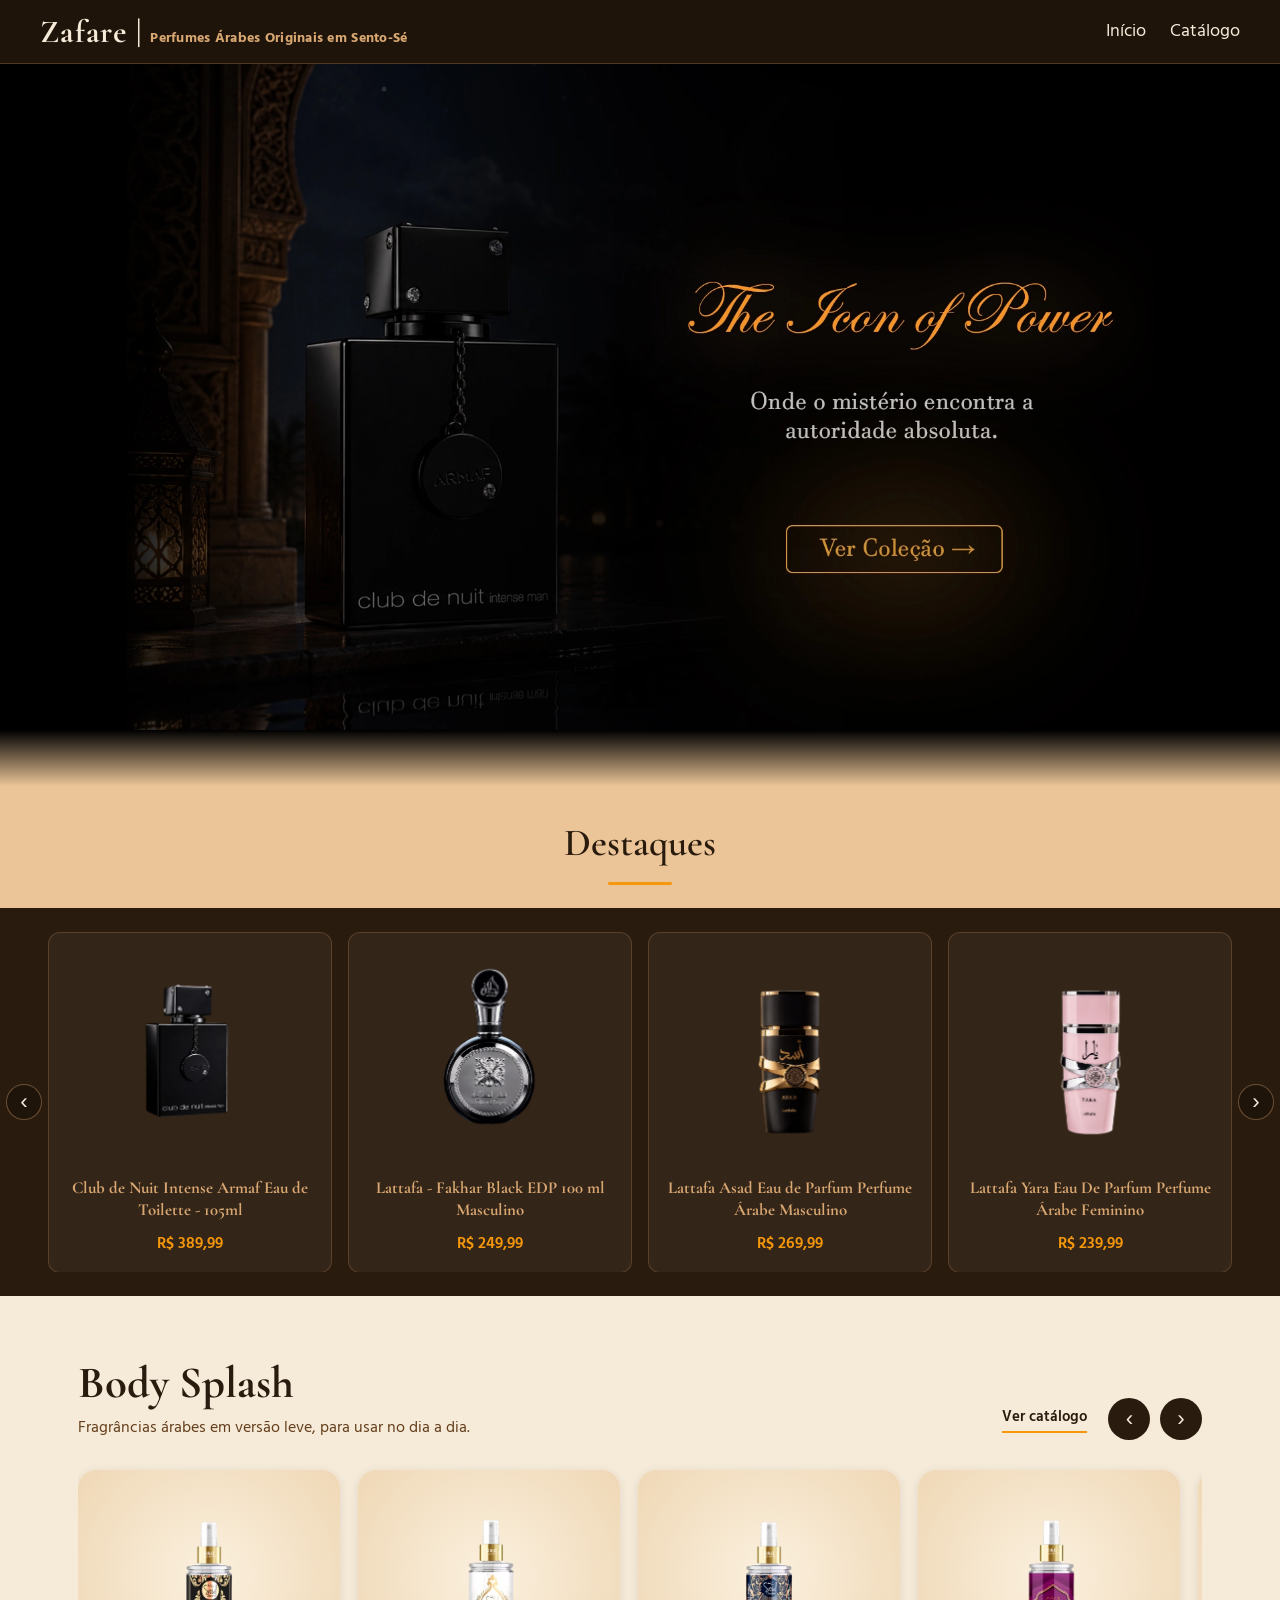
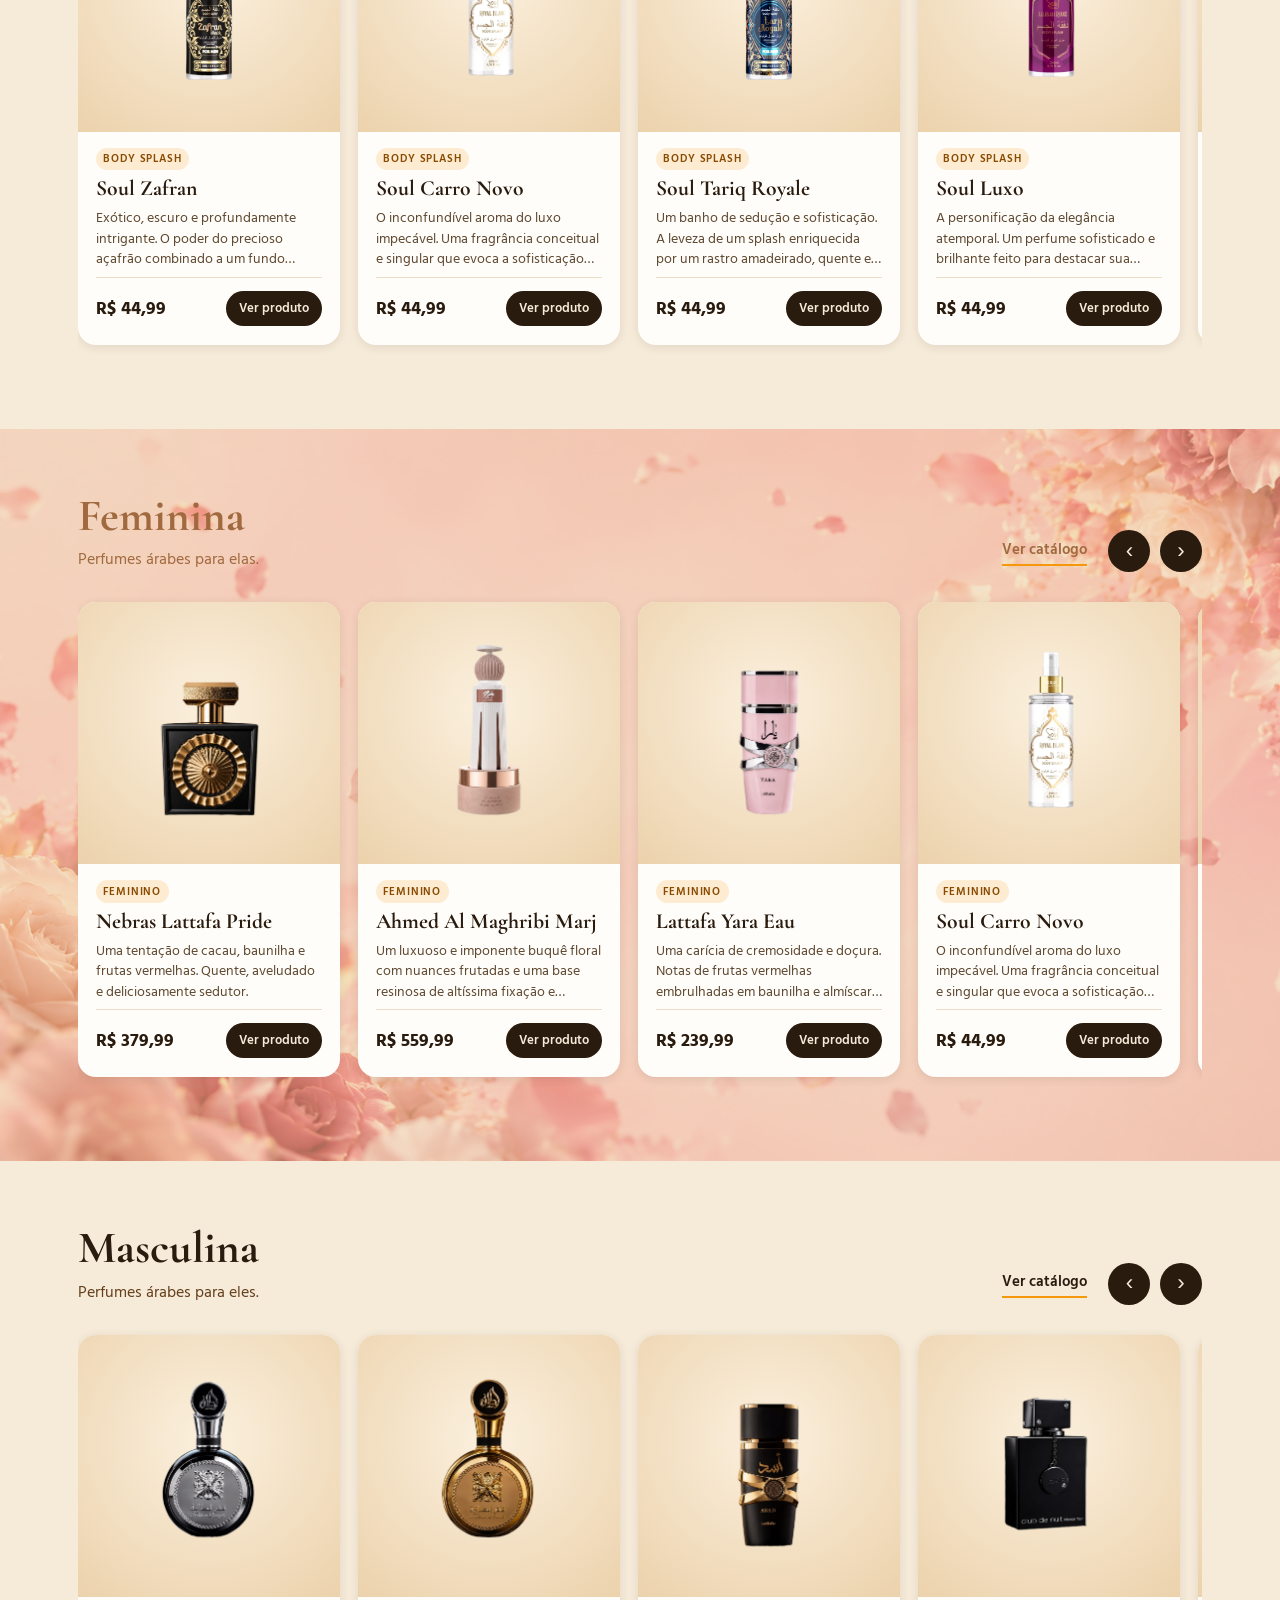
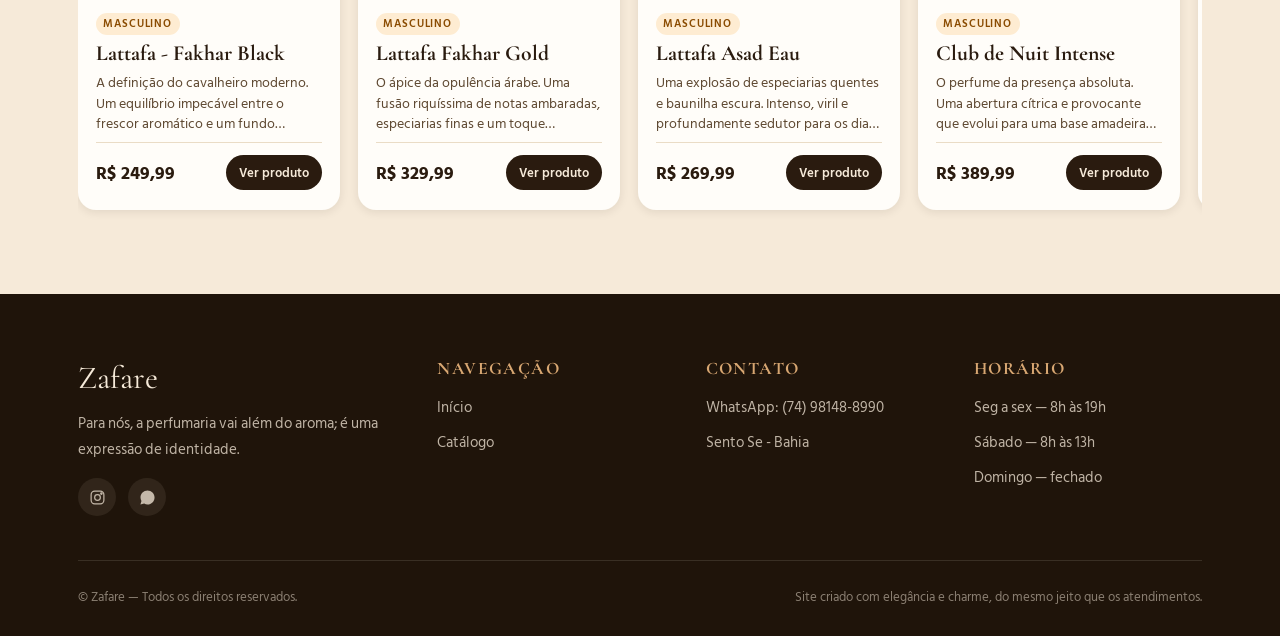
<file: index.html>
<!DOCTYPE html>
<html lang="pt-BR">
<head>
  <meta charset="UTF-8">
  <meta name="viewport" content="width=device-width, initial-scale=1.0">
  <meta name="google-site-verification" content="gIE8vZkzI0RMIxFPtKxEtCg5UIS_8xhiMiT3CnAtP9I" />
  <title>Zafare Perfumaria | Perfumes Árabes de Luxo</title>
  
  <link rel="preconnect" href="https://fonts.googleapis.com">
  <link rel="preconnect" href="https://fonts.gstatic.com" crossorigin>
  <link href="https://fonts.googleapis.com/css2?family=Cormorant+Garamond:ital,wght@0,300..700;1,300..700&display=swap" rel="stylesheet">
  <link href="https://fonts.googleapis.com/css2?family=Hind+Siliguri:wght@300;400;500;600;700&display=swap" rel="stylesheet">
  <link href="https://fonts.googleapis.com/css2?family=Poppins:ital,wght@0,100;0,200;0,300;0,400;0,500;0,600;0,700;0,800;0,900;1,100;1,200;1,300;1,400;1,500;1,600;1,700;1,800;1,900&display=swap" rel="stylesheet">

  <link rel="stylesheet" href="css/index.css">
  <link rel="stylesheet" href="css/global.css">
  <meta name="description" content="Descubra perfumes árabes de qualidade na Zafare. Fragrâncias masculinas e femininas da Lattafa, Armaf e mais.">
  <meta name="keywords" content="perfumes árabes, perfume lattafa, perfume armaf, perfumaria árabe, perfume masculino, perfume feminino, zafare">
  <meta name="author" content="Zafare Perfumaria">
  <meta name="robots" content="index, follow">
  <link rel="canonical" href="https://zafare-perfumaria.netlify.app/">

  <meta property="og:title" content="Zafare Perfumaria | Perfumes Árabes de Luxo">
  <meta property="og:description" content="Fragrâncias árabes de qualidade com entrega para todo o Brasil.">
  <meta property="og:image" content="https://zafare-perfumaria.netlify.app/assets/banner.jpg">
  <meta property="og:url" content="https://zafare-perfumaria.netlify.app/">
  <meta property="og:type" content="website">
  <meta property="og:locale" content="pt_BR">

  <meta name="twitter:card" content="summary_large_image">
  <meta name="twitter:title" content="zafare Perfumaria | Perfumes Árabes de Luxo">
  <meta name="twitter:description" content="Fragrâncias árabes exclusivas com entrega para todo o Brasil.">
  <meta name="twitter:image" content="https://zafare-perfumaria.netlify.app/assets/banner.jpg">

  <link rel="icon" type="image/png" sizes="32x32" href="assets/icon3.png">
  <link rel="icon" type="image/png" sizes="16x16" href="assets/icon3.png">

  <link rel="apple-touch-icon" sizes="180x180" href="assets/icon3.png">
</head>
<body>

<header>
  <h1>Zafare |<span>Perfumes Árabes Originais em Sento-Sé</span></h1>
  <div class="nav-overlay" id="navOverlay"></div>
  <button class="menu-toggle" id="menuToggle" aria-label="Abrir menu" aria-expanded="false">
    <span></span>
    <span></span>
    <span></span>
  </button>
 
  <nav id="mainNav">
    <a href="index.html">Início</a>
    <a href="catalogo.html">Catálogo</a>
  </nav>
</header>

<div class="hero-slider" id="inicio">
  <div class="slide2">
    <a href="catalogo.html">
    <img src="assets/sakuraperfume2.webp" alt="">
    </a>
  </div>
  <div class="slide2 active">
    <a href="catalogo.html">
    <img src="assets/luar-perfume2.webp" alt="">
    </a>
  </div>
</div>
<div class="transition0"></div>
    <section>
    <h2 class="h2">Destaques</h2>
    <div class="bg">
    <div class="cards-section">
  <button class="arrow left3">‹</button>

  <div class="carousel">
    <div class="track">
      <div class="card" onclick="window.location.href='produto.html?id=3'">
        <img src="assets/Club-de-Nuit-Intense-Man-Armaf-Perfume-Masculino.webp" alt="Perfume Árabe">
        <h3>Club de Nuit Intense Armaf Eau de Toilette - 105ml</h3>
        <p>R$ 389,99</p>
      </div>
      <div class="card" onclick="window.location.href='produto.html?id=1'">
        <img src="assets/Fakhar-Lattafa-Eau-De-Parfum-Masculino-100ml.webp" alt="Perfume Árabe">
        <h3>Lattafa - Fakhar Black EDP 100 ml Masculino</h3>
        <p>R$ 249,99</p>
      </div>
      <div class="card" onclick="window.location.href='produto.html?id=7'">
        <img src="assets/Lattafa-Asad-Edp-100ml-Perfume-masculino_.webp" alt="Perfume Árabe">
        <h3>Lattafa Asad Eau de Parfum Perfume Árabe Masculino</h3>
        <p>R$ 269,99</p>
      </div>
      <div class="card" onclick="window.location.href='produto.html?id=6'">
        <img src="assets/Lattafa-Yara-Eau-de-Parfum-100Ml-feminino_.webp" alt="Perfume Árabe">
        <h3>Lattafa Yara Eau De Parfum Perfume Árabe Feminino</h3>
        <p>R$ 239,99</p>
      </div>
      <div class="card" onclick="window.location.href='produto.html?id=2'">
        <img src="assets/Lattafa-Fakhar-Gold-Extrait-Eau-de-Parfum-masculino_.webp" alt="Perfume Árabe">
        <h3>Lattafa Fakhar Gold Extrait edp 100Ml</h3>
        <p>R$ 329,99</p>
      </div>
      <div class="card" onclick="window.location.href='produto.html?id=5'" alt="Perfume Árabe">
        <img src="assets/Marj-Ahmed-Al-Maghribi-feminino_.webp">
        <h3>Ahmed Al Maghribi Marj Eau de Parfum - 60 ml</h3>
        <p>R$ 560,00</p>
      </div>
      <div class="card" onclick="window.location.href='produto.html?id=4'">
        <img src="assets/Perfume-árabe-feminino-Nebras-EDP-Lattafa_1.webp" alt="Perfume Árabe">
        <h3>Nebras Lattafa Pride Eau de Parfum - 100ml</h3>
        <p>R$ 379,99</p>
      </div>

    </div>
  </div>

  <button class="arrow right3">›</button>
  </div>
  </div>
</section>

      <section class="vitrine" id="body-splash">
    <div class="vitrine-wrap">
      <div class="vitrine-head">
        <div>
          <h2>Body Splash</h2>
          <p>Fragrâncias árabes em versão leve, para usar no dia a dia.</p>
        </div>
        <div class="vitrine-ctrl">
          <a class="vitrine-all" href="catalogo.html">Ver catálogo</a>
          <button class="vprev" type="button" aria-label="Produtos anteriores">‹</button>
          <button class="vnext" type="button" aria-label="Próximos produtos">›</button>
        </div>
      </div>
      <div class="vitrine-track" tabindex="0">
        <a class="vcard" href="produto.html?id=13">
          <div class="vcard-media">
            <img src="assets/body-splash-árabe-soul-zafran.webp" alt="Body splash Soul Zafran" loading="lazy">
          </div>
          <div class="vcard-body">
            <span class="vcard-tag">Body Splash</span>
            <h3>Soul Zafran</h3>
            <p>Exótico, escuro e profundamente intrigante. O poder do precioso açafrão combinado a um fundo amadeirado e misterioso.</p>
            <div class="vcard-foot">
              <strong>R$ 44,99</strong>
              <span class="vcard-cta">Ver produto</span>
            </div>
          </div>
        </a>

        <a class="vcard" href="produto.html?id=14">
          <div class="vcard-media">
            <img src="assets/body-splash-árabe-soul-carro-novo.webp" alt="Body splash Soul Carro Novo" loading="lazy">
          </div>
          <div class="vcard-body">
            <span class="vcard-tag">Body Splash</span>
            <h3>Soul Carro Novo</h3>
            <p>O inconfundível aroma do luxo impecável. Uma fragrância conceitual e singular que evoca a sofisticação do couro premium e o frescor de um ambiente recém-estreado.</p>
            <div class="vcard-foot">
              <strong>R$ 44,99</strong>
              <span class="vcard-cta">Ver produto</span>
            </div>
          </div>
        </a>

        <a class="vcard" href="produto.html?id=12">
          <div class="vcard-media">
            <img src="assets/body-splash-árabe-soul-tariq-royale.webp" alt="Body splash Soul Tariq Royale" loading="lazy">
          </div>
          <div class="vcard-body">
            <span class="vcard-tag">Body Splash</span>
            <h3>Soul Tariq Royale</h3>
            <p>Um banho de sedução e sofisticação. A leveza de um splash enriquecida por um rastro amadeirado, quente e altamente cativante.</p>
            <div class="vcard-foot">
              <strong>R$ 44,99</strong>
              <span class="vcard-cta">Ver produto</span>
            </div>
          </div>
        </a>

        <a class="vcard" href="produto.html?id=18">
          <div class="vcard-media">
            <img src="assets/body-splash-árabe-soul-luxo.webp" alt="Body splash Soul Luxo" loading="lazy">
          </div>
          <div class="vcard-body">
            <span class="vcard-tag">Body Splash</span>
            <h3>Soul Luxo</h3>
            <p>A personificação da elegância atemporal. Um perfume sofisticado e brilhante feito para destacar sua presença com muito glamour.</p>
            <div class="vcard-foot">
              <strong>R$ 44,99</strong>
              <span class="vcard-cta">Ver produto</span>
            </div>
          </div>
        </a>

        <a class="vcard" href="produto.html?id=9">
          <div class="vcard-media">
            <img src="assets/body-splash-árabe-soul-arabian.webp" alt="Body splash Soul Arabian" loading="lazy">
          </div>
          <div class="vcard-body">
            <span class="vcard-tag">Body Splash</span>
            <h3>Soul Arabian</h3>
            <p>Uma viagem mística pelas tradições do Oriente. O encontro perfeito entre o mistério das especiarias quentes e o vigor de madeiras nobres.</p>
            <div class="vcard-foot">
              <strong>R$ 44,99</strong>
              <span class="vcard-cta">Ver produto</span>
            </div>
          </div>
        </a>

        <a class="vcard" href="produto.html?id=16">
          <div class="vcard-media">
            <img src="assets/body-splash-árabe-soul-Melancia.webp" alt="Body splash Soul Melancia" loading="lazy">
          </div>
          <div class="vcard-body">
            <span class="vcard-tag">Body Splash</span>
            <h3>Soul Melancia</h3>
            <p>Uma explosão suculenta, divertida e ultra-refrescante. A energia vibrante da fruta combinada com um toque alegre feito para os dias quentes.</p>
            <div class="vcard-foot">
              <strong>R$ 44,99</strong>
              <span class="vcard-cta">Ver produto</span>
            </div>
          </div>
        </a>

        <a class="vcard" href="produto.html?id=11">
          <div class="vcard-media">
            <img src="assets/body-splash-árabe-soul-sheik.webp" alt="Body splash Soul Sheik" loading="lazy">
          </div>
          <div class="vcard-body">
            <span class="vcard-tag">Body Splash</span>
            <h3>Soul Sheik</h3>
            <p>Sinônimo de nobreza e distinção. Um aroma sofisticado e envolvente feito para quem carrega uma presença aristocrática natural.</p>
            <div class="vcard-foot">
              <strong>R$ 44,99</strong>
              <span class="vcard-cta">Ver produto</span>
            </div>
          </div>
        </a>

        <a class="vcard" href="produto.html?id=15">
          <div class="vcard-media">
            <img src="assets/body-splash-árabe-soul-soconout.webp" alt="Body splash Soul Soconout" loading="lazy">
          </div>
          <div class="vcard-body">
            <span class="vcard-tag">Body Splash</span>
            <h3>Soul Soconout</h3>
            <p>Um mergulho tropical incrivelmente cremoso. O equilíbrio perfeito entre a leveza da água de coco e o calor reconfortante de um dia ensolarado.</p>
            <div class="vcard-foot">
              <strong>R$ 44,99</strong>
              <span class="vcard-cta">Ver produto</span>
            </div>
          </div>
        </a>

        <a class="vcard" href="produto.html?id=10">
          <div class="vcard-media">
            <img src="assets/body-splash-árabe-soul-dubai.webp" alt="Body splash Soul Dubai" loading="lazy">
          </div>
          <div class="vcard-body">
            <span class="vcard-tag">Body Splash</span>
            <h3>Soul Dubai</h3>
            <p>O reflexo do luxo e da ostentação. Uma fragrância imponente e refinada que traduz o glamour e a energia das noites de Dubai.</p>
            <div class="vcard-foot">
              <strong>R$ 44,99</strong>
              <span class="vcard-cta">Ver produto</span>
            </div>
          </div>
        </a>

        <a class="vcard" href="produto.html?id=19">
          <div class="vcard-media">
            <img src="assets/body-splash-árabe-soul-pureGold.webp" alt="Body splash Soul Pure Gold" loading="lazy">
          </div>
          <div class="vcard-body">
            <span class="vcard-tag">Body Splash</span>
            <h3>Soul Pure Gold</h3>
            <p>O brilho do ouro transformado em fragrância. Um aroma denso, radiante e magnético que exala poder e exclusividade.</p>
            <div class="vcard-foot">
              <strong>R$ 44,99</strong>
              <span class="vcard-cta">Ver produto</span>
            </div>
          </div>
        </a>

        <a class="vcard" href="produto.html?id=8">
          <div class="vcard-media">
            <img src="assets/body-splash-árabe-soul-ambar.webp" alt="Body splash Soul Amber" loading="lazy">
          </div>
          <div class="vcard-body">
            <span class="vcard-tag">Body Splash</span>
            <h3>Soul Amber</h3>
            <p>O calor do deserto em forma de frescor diário. Um aroma envolvente e magnético dominado pela presença dourada do âmbar.</p>
            <div class="vcard-foot">
              <strong>R$ 44,99</strong>
              <span class="vcard-cta">Ver produto</span>
            </div>
          </div>
        </a>

        <a class="vcard" href="produto.html?id=17">
          <div class="vcard-media">
            <img src="assets/body-splash-árabe-soul-arabe.webp" alt="Body splash Soul Árabe" loading="lazy">
          </div>
          <div class="vcard-body">
            <span class="vcard-tag">Body Splash</span>
            <h3>Soul Árabe</h3>
            <p>A essência da opulência oriental em sua forma mais acessível. Um rastro misterioso, envolvente e intensamente sedutor.</p>
            <div class="vcard-foot">
              <strong>R$ 44,99</strong>
              <span class="vcard-cta">Ver produto</span>
            </div>
          </div>
        </a>
      </div>
    </div>
  </section>

<section class="vitrine vitrine-alt" id="feminina">
  <div class="vitrine-wrap">
    <div class="vitrine-head">
      <div>
        <h2>Feminina</h2>
        <p>Perfumes árabes para elas.</p>
      </div>
      <div class="vitrine-ctrl">
        <a class="vitrine-all" href="catalogo.html">Ver catálogo</a>
        <button class="vprev" type="button" aria-label="Produtos anteriores">‹</button>
        <button class="vnext" type="button" aria-label="Próximos produtos">›</button>
      </div>
    </div>
    <div class="vitrine-track" tabindex="0">
      <a class="vcard" href="produto.html?id=4">
        <div class="vcard-media">
          <img src="assets/Perfume-árabe-feminino-Nebras-EDP-Lattafa_1.webp" alt="Nebras Lattafa Pride" loading="lazy">
        </div>
        <div class="vcard-body">
          <span class="vcard-tag">Feminino</span>
          <h3>Nebras Lattafa Pride</h3>
          <p>Uma tentação de cacau, baunilha e frutas vermelhas. Quente, aveludado e deliciosamente sedutor.</p>
          <div class="vcard-foot">
            <strong>R$ 379,99</strong>
            <span class="vcard-cta">Ver produto</span>
          </div>
        </div>
      </a>

      <a class="vcard" href="produto.html?id=5">
        <div class="vcard-media">
          <img src="assets/Marj-Ahmed-Al-Maghribi-feminino_.webp" alt="Ahmed Al Maghribi Marj" loading="lazy">
        </div>
        <div class="vcard-body">
          <span class="vcard-tag">Feminino</span>
          <h3>Ahmed Al Maghribi Marj</h3>
          <p>Um luxuoso e imponente buquê floral com nuances frutadas e uma base resinosa de altíssima fixação e exclusividade.</p>
          <div class="vcard-foot">
            <strong>R$ 559,99</strong>
            <span class="vcard-cta">Ver produto</span>
          </div>
        </div>
      </a>

      <a class="vcard" href="produto.html?id=6">
        <div class="vcard-media">
          <img src="assets/Lattafa-Yara-Eau-de-Parfum-100Ml-feminino_.webp" alt="Lattafa Yara Eau" loading="lazy">
        </div>
        <div class="vcard-body">
          <span class="vcard-tag">Feminino</span>
          <h3>Lattafa Yara Eau</h3>
          <p>Uma carícia de cremosidade e doçura. Notas de frutas vermelhas embrulhadas em baunilha e almíscar que exalam pura delicadeza feminina.</p>
          <div class="vcard-foot">
            <strong>R$ 239,99</strong>
            <span class="vcard-cta">Ver produto</span>
          </div>
        </div>
      </a>

      <a class="vcard" href="produto.html?id=14">
        <div class="vcard-media">
          <img src="assets/body-splash-árabe-soul-carro-novo.webp" alt="Soul Carro Novo" loading="lazy">
        </div>
        <div class="vcard-body">
          <span class="vcard-tag">Feminino</span>
          <h3>Soul Carro Novo</h3>
          <p>O inconfundível aroma do luxo impecável. Uma fragrância conceitual e singular que evoca a sofisticação do couro premium e o frescor de um ambiente recém-estreado.</p>
          <div class="vcard-foot">
            <strong>R$ 44,99</strong>
            <span class="vcard-cta">Ver produto</span>
          </div>
        </div>
      </a>

      <a class="vcard" href="produto.html?id=18">
        <div class="vcard-media">
          <img src="assets/body-splash-árabe-soul-luxo.webp" alt="Soul Luxo" loading="lazy">
        </div>
        <div class="vcard-body">
          <span class="vcard-tag">Feminino</span>
          <h3>Soul Luxo</h3>
          <p>A personificação da elegância atemporal. Um perfume sofisticado e brilhante feito para destacar sua presença com muito glamour.</p>
          <div class="vcard-foot">
            <strong>R$ 44,99</strong>
            <span class="vcard-cta">Ver produto</span>
          </div>
        </div>
      </a>

      <a class="vcard" href="produto.html?id=16">
        <div class="vcard-media">
          <img src="assets/body-splash-árabe-soul-Melancia.webp" alt="Soul Melancia" loading="lazy">
        </div>
        <div class="vcard-body">
          <span class="vcard-tag">Feminino</span>
          <h3>Soul Melancia</h3>
          <p>Uma explosão suculenta, divertida e ultra-refrescante. A energia vibrante da fruta combinada com um toque alegre feito para os dias quentes.</p>
          <div class="vcard-foot">
            <strong>R$ 44,99</strong>
            <span class="vcard-cta">Ver produto</span>
          </div>
        </div>
      </a>

      <a class="vcard" href="produto.html?id=15">
        <div class="vcard-media">
          <img src="assets/body-splash-árabe-soul-soconout.webp" alt="Soul Soconout" loading="lazy">
        </div>
        <div class="vcard-body">
          <span class="vcard-tag">Feminino</span>
          <h3>Soul Soconout</h3>
          <p>Um mergulho tropical incrivelmente cremoso. O equilíbrio perfeito entre a leveza da água de coco e o calor reconfortante de um dia ensolarado.</p>
          <div class="vcard-foot">
            <strong>R$ 44,99</strong>
            <span class="vcard-cta">Ver produto</span>
          </div>
        </div>
      </a>

      <a class="vcard" href="produto.html?id=19">
        <div class="vcard-media">
          <img src="assets/body-splash-árabe-soul-pureGold.webp" alt="Soul Pure Gold" loading="lazy">
        </div>
        <div class="vcard-body">
          <span class="vcard-tag">Feminino</span>
          <h3>Soul Pure Gold</h3>
          <p>O brilho do ouro transformado em fragrância. Um aroma denso, radiante e magnético que exala poder e exclusividade.</p>
          <div class="vcard-foot">
            <strong>R$ 44,99</strong>
            <span class="vcard-cta">Ver produto</span>
          </div>
        </div>
      </a>

      <a class="vcard" href="produto.html?id=17">
        <div class="vcard-media">
          <img src="assets/body-splash-árabe-soul-arabe.webp" alt="Soul Árabe" loading="lazy">
        </div>
        <div class="vcard-body">
          <span class="vcard-tag">Feminino</span>
          <h3>Soul Árabe</h3>
          <p>A essência da opulência oriental em sua forma mais acessível. Um rastro misterioso, envolvente e intensamente sedutor.</p>
          <div class="vcard-foot">
            <strong>R$ 44,99</strong>
            <span class="vcard-cta">Ver produto</span>
          </div>
        </div>
      </a>
    </div>
  </div>
</section>

<section class="vitrine" id="masculina">
  <div class="vitrine-wrap">
    <div class="vitrine-head">
      <div>
        <h2>Masculina</h2>
        <p>Perfumes árabes para eles.</p>
      </div>
      <div class="vitrine-ctrl">
        <a class="vitrine-all" href="catalogo.html">Ver catálogo</a>
        <button class="vprev" type="button" aria-label="Produtos anteriores">‹</button>
        <button class="vnext" type="button" aria-label="Próximos produtos">›</button>
      </div>
    </div>
    <div class="vitrine-track" tabindex="0">
      <a class="vcard" href="produto.html?id=1">
        <div class="vcard-media">
          <img src="assets/Fakhar-Lattafa-Eau-De-Parfum-Masculino-100ml.webp" alt="Lattafa - Fakhar Black" loading="lazy">
        </div>
        <div class="vcard-body">
          <span class="vcard-tag">Masculino</span>
          <h3>Lattafa - Fakhar Black</h3>
          <p>A definição do cavalheiro moderno. Um equilíbrio impecável entre o frescor aromático e um fundo amadeirado sutilmente adocicado e limpo.</p>
          <div class="vcard-foot">
            <strong>R$ 249,99</strong>
            <span class="vcard-cta">Ver produto</span>
          </div>
        </div>
      </a>

      <a class="vcard" href="produto.html?id=2">
        <div class="vcard-media">
          <img src="assets/Lattafa-Fakhar-Gold-Extrait-Eau-de-Parfum-masculino_.webp" alt="Lattafa Fakhar Gold" loading="lazy">
        </div>
        <div class="vcard-body">
          <span class="vcard-tag">Masculino</span>
          <h3>Lattafa Fakhar Gold</h3>
          <p>O ápice da opulência árabe. Uma fusão riquíssima de notas ambaradas, especiarias finas e um toque amadeirado digno da realeza.</p>
          <div class="vcard-foot">
            <strong>R$ 329,99</strong>
            <span class="vcard-cta">Ver produto</span>
          </div>
        </div>
      </a>

      <a class="vcard" href="produto.html?id=7">
        <div class="vcard-media">
          <img src="assets/Lattafa-Asad-Edp-100ml-Perfume-masculino_.webp" alt="Lattafa Asad Eau" loading="lazy">
        </div>
        <div class="vcard-body">
          <span class="vcard-tag">Masculino</span>
          <h3>Lattafa Asad Eau</h3>
          <p>Uma explosão de especiarias quentes e baunilha escura. Intenso, viril e profundamente sedutor para os dias e noites mais frias.</p>
          <div class="vcard-foot">
            <strong>R$ 269,99</strong>
            <span class="vcard-cta">Ver produto</span>
          </div>
        </div>
      </a>

      <a class="vcard" href="produto.html?id=3">
        <div class="vcard-media">
          <img src="assets/Club-de-Nuit-Intense-Man-Armaf-Perfume-Masculino.webp" alt="Club de Nuit Intense" loading="lazy">
        </div>
        <div class="vcard-body">
          <span class="vcard-tag">Masculino</span>
          <h3>Club de Nuit Intense</h3>
          <p>O perfume da presença absoluta. Uma abertura cítrica e provocante que evolui para uma base amadeirada escura, feita para o homem que lidera e não aceita passar despercebido.</p>
          <div class="vcard-foot">
            <strong>R$ 389,99</strong>
            <span class="vcard-cta">Ver produto</span>
          </div>
        </div>
      </a>

      <a class="vcard" href="produto.html?id=13">
        <div class="vcard-media">
          <img src="assets/body-splash-árabe-soul-zafran.webp" alt="Soul Zafran" loading="lazy">
        </div>
        <div class="vcard-body">
          <span class="vcard-tag">Masculino</span>
          <h3>Soul Zafran</h3>
          <p>Exótico, escuro e profundamente intrigante. O poder do precioso açafrão combinado a um fundo amadeirado e misterioso.</p>
          <div class="vcard-foot">
            <strong>R$ 44,99</strong>
            <span class="vcard-cta">Ver produto</span>
          </div>
        </div>
      </a>

      <a class="vcard" href="produto.html?id=12">
        <div class="vcard-media">
          <img src="assets/body-splash-árabe-soul-tariq-royale.webp" alt="Soul Tariq Royale" loading="lazy">
        </div>
        <div class="vcard-body">
          <span class="vcard-tag">Masculino</span>
          <h3>Soul Tariq Royale</h3>
          <p>Um banho de sedução e sofisticação. A leveza de um splash enriquecida por um rastro amadeirado, quente e altamente cativante.</p>
          <div class="vcard-foot">
            <strong>R$ 44,99</strong>
            <span class="vcard-cta">Ver produto</span>
          </div>
        </div>
      </a>

      <a class="vcard" href="produto.html?id=9">
        <div class="vcard-media">
          <img src="assets/body-splash-árabe-soul-arabian.webp" alt="Soul Arabian" loading="lazy">
        </div>
        <div class="vcard-body">
          <span class="vcard-tag">Masculino</span>
          <h3>Soul Arabian</h3>
          <p>Uma viagem mística pelas tradições do Oriente. O encontro perfeito entre o mistério das especiarias quentes e o vigor de madeiras nobres.</p>
          <div class="vcard-foot">
            <strong>R$ 44,99</strong>
            <span class="vcard-cta">Ver produto</span>
          </div>
        </div>
      </a>

      <a class="vcard" href="produto.html?id=11">
        <div class="vcard-media">
          <img src="assets/body-splash-árabe-soul-sheik.webp" alt="Soul Sheik" loading="lazy">
        </div>
        <div class="vcard-body">
          <span class="vcard-tag">Masculino</span>
          <h3>Soul Sheik</h3>
          <p>Sinônimo de nobreza e distinção. Um aroma sofisticado e envolvente feito para quem carrega uma presença aristocrática natural.</p>
          <div class="vcard-foot">
            <strong>R$ 44,99</strong>
            <span class="vcard-cta">Ver produto</span>
          </div>
        </div>
      </a>

      <a class="vcard" href="produto.html?id=10">
        <div class="vcard-media">
          <img src="assets/body-splash-árabe-soul-dubai.webp" alt="Soul Dubai" loading="lazy">
        </div>
        <div class="vcard-body">
          <span class="vcard-tag">Masculino</span>
          <h3>Soul Dubai</h3>
          <p>O reflexo do luxo e da ostentação. Uma fragrância imponente e refinada que traduz o glamour e a energia das noites de Dubai.</p>
          <div class="vcard-foot">
            <strong>R$ 44,99</strong>
            <span class="vcard-cta">Ver produto</span>
          </div>
        </div>
      </a>

      <a class="vcard" href="produto.html?id=8">
        <div class="vcard-media">
          <img src="assets/body-splash-árabe-soul-ambar.webp" alt="Soul Amber" loading="lazy">
        </div>
        <div class="vcard-body">
          <span class="vcard-tag">Masculino</span>
          <h3>Soul Amber</h3>
          <p>O calor do deserto em forma de frescor diário. Um aroma envolvente e magnético dominado pela presença dourada do âmbar.</p>
          <div class="vcard-foot">
            <strong>R$ 44,99</strong>
            <span class="vcard-cta">Ver produto</span>
          </div>
        </div>
      </a>
    </div>
  </div>
</section>

<!-- ============ FOOTER ============ -->
<footer>
  <div class="container">
    <div class="footer-grid">
      <div>
        <div class="footer-brand">Zafare</div>
        <p class="footer-p">Para nós, a perfumaria vai além do aroma; é uma expressão de identidade.</p>
        <div class="footer-social">
          <a href="https://www.instagram.com/zafare.perfumaria?utm_source=ig_web_button_share_sheet&igsh=ZDNlZDc0MzIxNw==" aria-label="Instagram"><svg viewBox="0 0 24 24" fill="none" stroke="currentColor" stroke-width="1.7"><rect x="3" y="3" width="18" height="18" rx="5"/><circle cx="12" cy="12" r="4"/><circle cx="17.5" cy="6.5" r="1"/></svg></a>
          <a href="https://wa.me/5574981488990" target="_blank" class="wa-link" aria-label="WhatsApp"><svg viewBox="0 0 24 24" fill="currentColor"><path d="M12.04 2C6.58 2 2.13 6.45 2.13 11.91c0 1.75.46 3.46 1.32 4.96L2 22l5.29-1.39a9.9 9.9 0 0 0 4.75 1.21h.01c5.46 0 9.9-4.45 9.9-9.91C21.96 6.45 17.5 2 12.04 2z"/></svg></a>
        </div>
      </div>
      <div class="footer-col">
        <h5>Navegação</h5>
        <ul>
          <li><a href="#inicio">Início</a></li>
          <li><a href="catalogo.html">Catálogo</a></li>
        </ul>
      </div>
      <div class="footer-col">
        <h5>Contato</h5>
        <ul>
          <li id="footerWa">WhatsApp: (74) 98148-8990</li>
          <li>Sento Se - Bahia</li>
        </ul>
      </div>
      <div class="footer-col">
        <h5>Horário</h5>
        <ul>
          <li>Seg a sex — 8h às 19h</li>
          <li>Sábado — 8h às 13h</li>
          <li>Domingo — fechado</li>
        </ul>
      </div>
    </div>
    <div class="footer-bottom">
      <span>©<span id="year"></span> Zafare — Todos os direitos reservados.</span>
      <span>Site criado com elegância e charme, do mesmo jeito que os atendimentos.</span>
    </div>
  </div>
</footer> 

   <script src="js/index.js" defer></script>
   <script src="js/slide.js" defer></script>
</body>
</html>
</file>
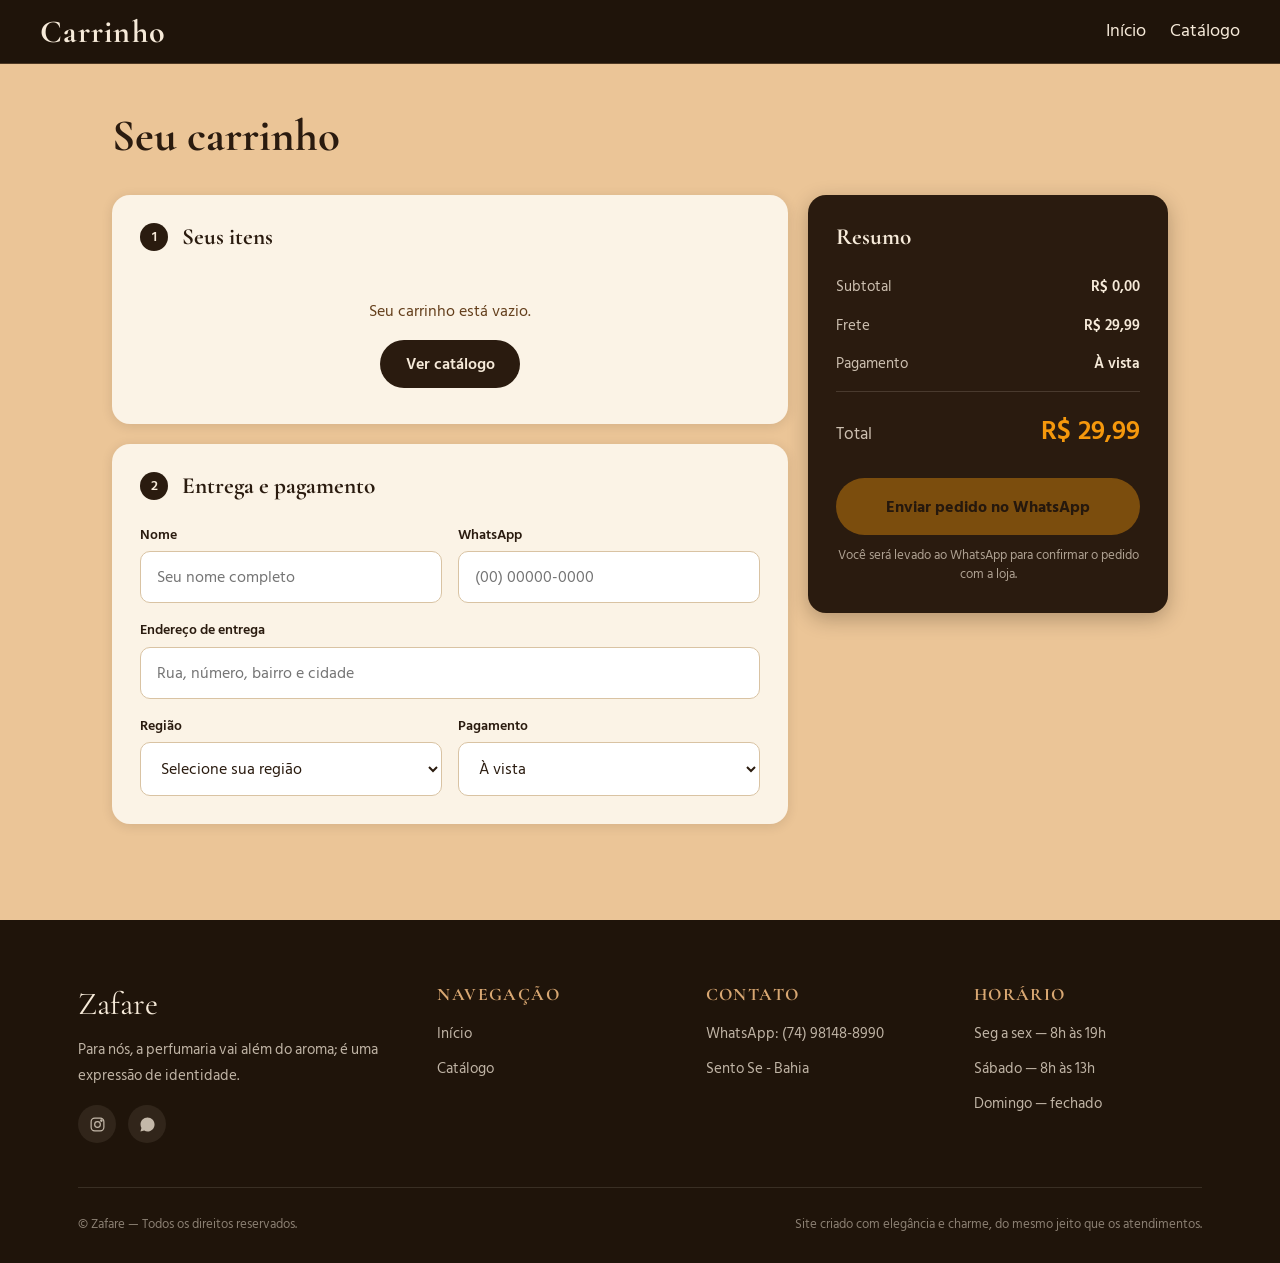
<file: carrinho.html>
<!DOCTYPE html>
<html lang="pt-BR">
<head>
  <meta charset="UTF-8">
  <meta name="viewport" content="width=device-width, initial-scale=1.0">
  <title>Carrinho</title>
  <link rel="preconnect" href="https://fonts.googleapis.com">
  <link rel="preconnect" href="https://fonts.gstatic.com" crossorigin>
  <link href="https://fonts.googleapis.com/css2?family=Cormorant+Garamond:ital,wght@0,300..700;1,300..700&display=swap" rel="stylesheet">
  <link href="https://fonts.googleapis.com/css2?family=Hind+Siliguri:wght@300;400;500;600;700&display=swap" rel="stylesheet">
  <link href="https://fonts.googleapis.com/css2?family=Poppins:ital,wght@0,100;0,200;0,300;0,400;0,500;0,600;0,700;0,800;0,900;1,100;1,200;1,300;1,400;1,500;1,600;1,700;1,800;1,900&display=swap" rel="stylesheet">

  <meta property="og:title" content="Zafare Perfumaria | Perfumes Árabes de Luxo">
  <meta property="og:description" content="Fragrâncias árabes de qualidade com entrega para todo o Brasil.">
  <meta property="og:image" content="https://zafare-perfumaria.netlify.app/assets/banner.jpg">
  <meta property="og:url" content="https://zafare-perfumaria.netlify.app/">
  <meta property="og:type" content="website">
  <meta property="og:locale" content="pt_BR">

  <meta name="twitter:card" content="summary_large_image">
  <meta name="twitter:title" content="zafare Perfumaria | Perfumes Árabes de Luxo">
  <meta name="twitter:description" content="Fragrâncias árabes exclusivas com entrega para todo o Brasil.">
  <meta name="twitter:image" content="https://zafare-perfumaria.netlify.app/assets/banner.jpg">

  <link rel="icon" type="image/png" sizes="32x32" href="assets/icon3.png">
  <link rel="icon" type="image/png" sizes="16x16" href="assets/icon3.png">
  <link rel="apple-touch-icon" sizes="180x180" href="assets/icon3.png">

  <link rel="stylesheet" href="css/global.css">
  <link rel="stylesheet" href="css/car.css">
</head>
<body>

<header>
  <h1>Carrinho</h1>
  <div class="nav-overlay" id="navOverlay"></div>
  <button class="menu-toggle" id="menuToggle" aria-label="Abrir menu" aria-expanded="false">
    <span></span>
    <span></span>
    <span></span>
  </button>
 
  <nav id="mainNav">
    <a href="index.html">Início</a>
    <a href="catalogo.html">Catálogo</a>

  </nav>
</header>

  <main class="cart">
    <h2 class="cart-title">Seu carrinho</h2>

    <div class="cart-layout">
      <div class="cart-main">

        <!-- 1. ITENS -->
        <section class="panel">
          <h2><span class="step">1</span> Seus itens <small id="contagemItens"></small></h2>
          <div id="produtosCarrinho"></div>
        </section>

        <!-- 2. ENTREGA E PAGAMENTO -->
        <section class="panel">
          <h2><span class="step">2</span> Entrega e pagamento</h2>
          <form id="formulario">
            <div class="campo">
              <label for="nome">Nome</label>
              <input type="text" id="nome" placeholder="Seu nome completo" autocomplete="name" required>
            </div>
            <div class="campo">
              <label for="whatsapp">WhatsApp</label>
              <input type="tel" id="whatsapp" placeholder="(00) 00000-0000" autocomplete="tel" inputmode="tel" required>
            </div>
            <div class="campo full">
              <label for="endereco">Endereço de entrega</label>
              <input type="text" id="endereco" placeholder="Rua, número, bairro e cidade" autocomplete="street-address" required>
            </div>
            <div class="campo">
              <label for="regiao">Região</label>
              <select id="regiao" required>
                <option value="">Selecione sua região</option>
                <option value="nordeste">Nordeste</option>
                <option value="sul">Sul</option>
                <option value="norte">Norte</option>
                <option value="sudeste">Sudeste</option>
                <option value="centro-oeste">Centro-Oeste</option>
              </select>
            </div>
            <div class="campo">
              <label for="parcelas">Pagamento</label>
              <select id="parcelas" required>
                <option value="1">À vista</option>
                <option value="2">2x</option>
                <option value="3">3x</option>
                <option value="5">5x</option>
                <option value="6">6x</option>
                <option value="7">7x</option>
                <option value="8">8x</option>
                <option value="9">9x</option>
                <option value="10">10x</option>
              </select>
            </div>
          </form>
        </section>
      </div>

      <!-- RESUMO (fixo ao lado no desktop) -->
      <aside class="resumo">
        <h2>Resumo</h2>
        <div class="linha"><span>Subtotal</span><strong id="subtotal"></strong></div>
        <div class="linha"><span>Frete</span><strong id="frete"></strong></div>
        <div class="linha"><span>Pagamento</span><strong id="parcela"></strong></div>
        <div class="linha linha-total"><span>Total</span><strong id="totalFinal"></strong></div>
        <button type="submit" form="formulario" id="enviarPedido" class="btn-enviar">Enviar pedido no WhatsApp</button>
        <p class="resumo-nota">Você será levado ao WhatsApp para confirmar o pedido com a loja.</p>
      </aside>
    </div>
  </main>

<!-- ============ FOOTER ============ -->
<footer>
  <div class="container">
    <div class="footer-grid">
      <div>
        <div class="footer-brand">Zafare</div>
        <p class="footer-p">Para nós, a perfumaria vai além do aroma; é uma expressão de identidade.</p>
        <div class="footer-social">
          <a href="https://www.instagram.com/zafare.perfumaria?utm_source=ig_web_button_share_sheet&igsh=ZDNlZDc0MzIxNw==" aria-label="Instagram"><svg viewBox="0 0 24 24" fill="none" stroke="currentColor" stroke-width="1.7"><rect x="3" y="3" width="18" height="18" rx="5"/><circle cx="12" cy="12" r="4"/><circle cx="17.5" cy="6.5" r="1"/></svg></a>
          <a href="https://wa.me/5574981488990" target="_blank" class="wa-link" aria-label="WhatsApp"><svg viewBox="0 0 24 24" fill="currentColor"><path d="M12.04 2C6.58 2 2.13 6.45 2.13 11.91c0 1.75.46 3.46 1.32 4.96L2 22l5.29-1.39a9.9 9.9 0 0 0 4.75 1.21h.01c5.46 0 9.9-4.45 9.9-9.91C21.96 6.45 17.5 2 12.04 2z"/></svg></a>
        </div>
      </div>
      <div class="footer-col">
        <h5>Navegação</h5>
        <ul>
          <li><a href="#inicio">Início</a></li>
          <li><a href="catalogo.html">Catálogo</a></li>
        </ul>
      </div>
      <div class="footer-col">
        <h5>Contato</h5>
        <ul>
          <li id="footerWa">WhatsApp: (74) 98148-8990</li>
          <li>Sento Se - Bahia</li>
        </ul>
      </div>
      <div class="footer-col">
        <h5>Horário</h5>
        <ul>
          <li>Seg a sex — 8h às 19h</li>
          <li>Sábado — 8h às 13h</li>
          <li>Domingo — fechado</li>
        </ul>
      </div>
    </div>
    <div class="footer-bottom">
      <span>©<span id="year"></span> Zafare — Todos os direitos reservados.</span>
      <span>Site criado com elegância e charme, do mesmo jeito que os atendimentos.</span>
    </div>
  </div>
</footer> 

  <script src="./js/script.js" defer></script>
  <script src="js/produto.js" defer></script>
  <script src="js/index.js" defer></script>
</body>
</html>
</file>
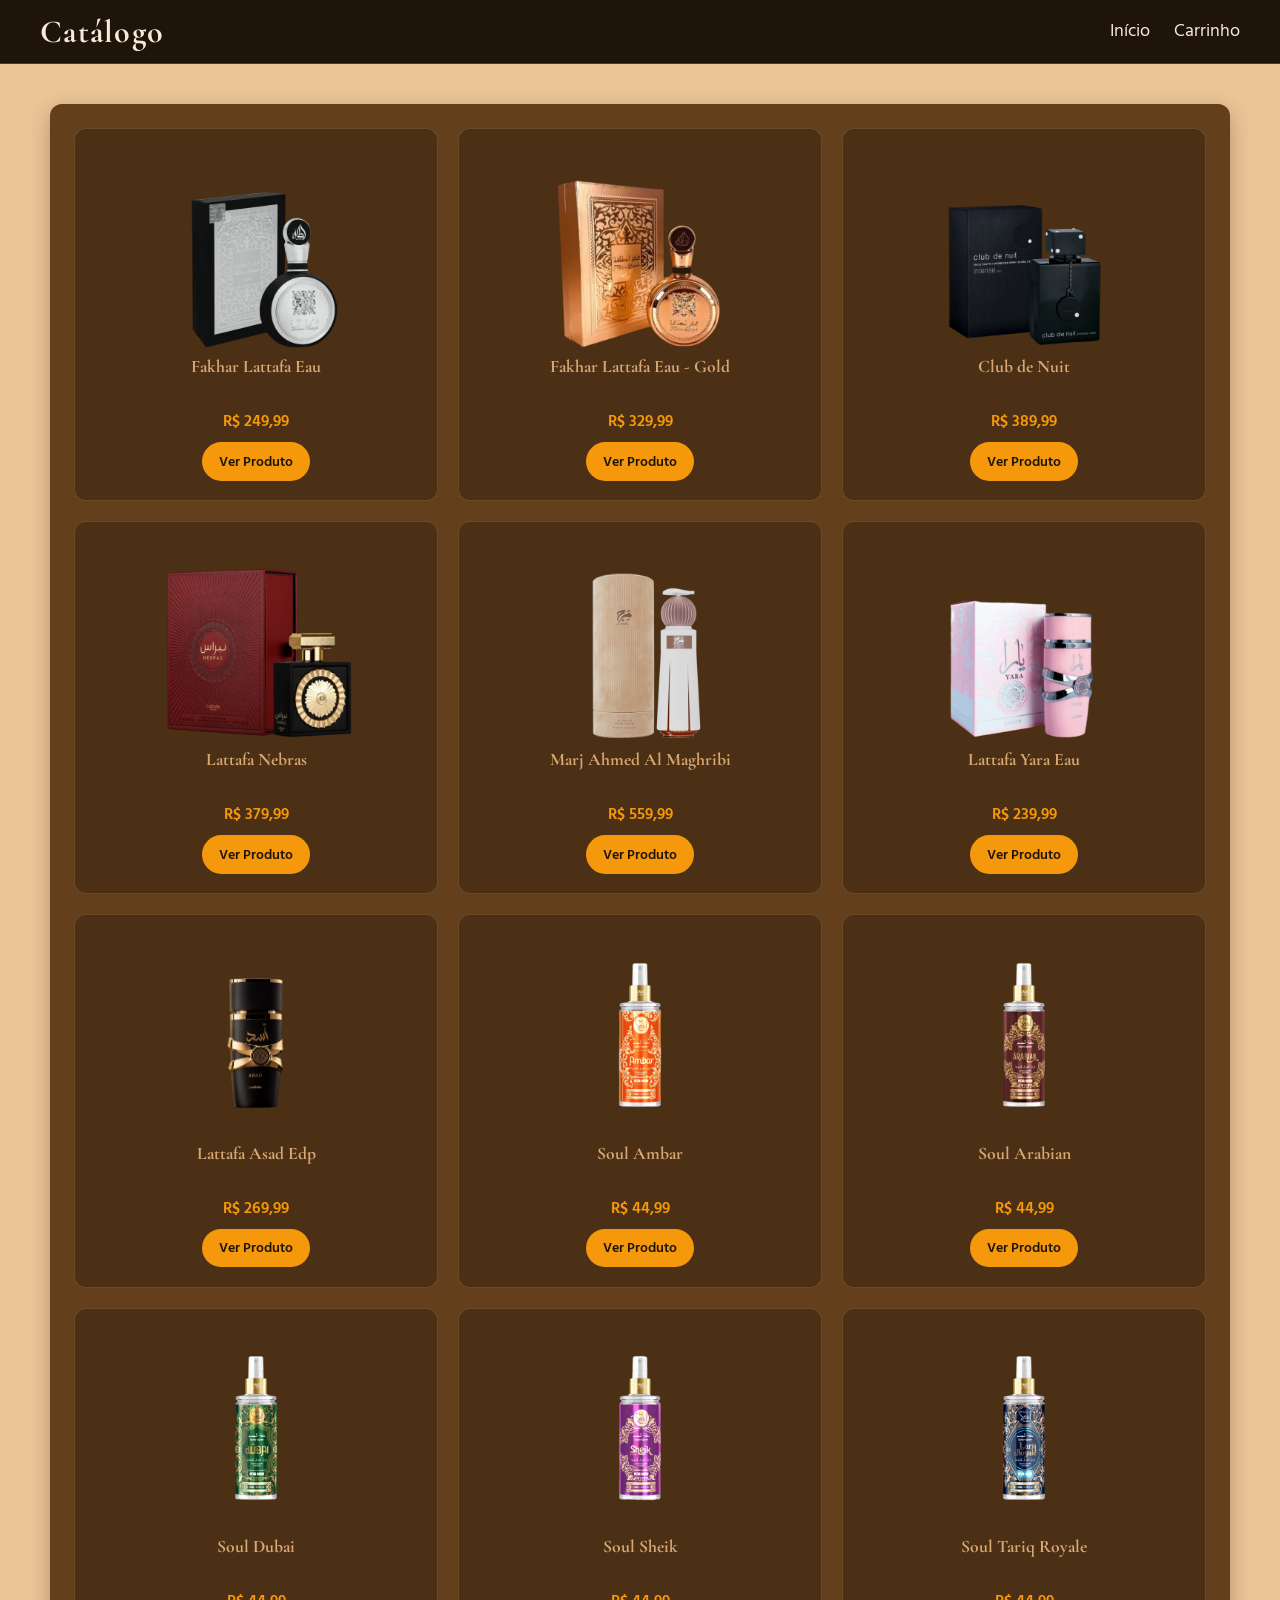
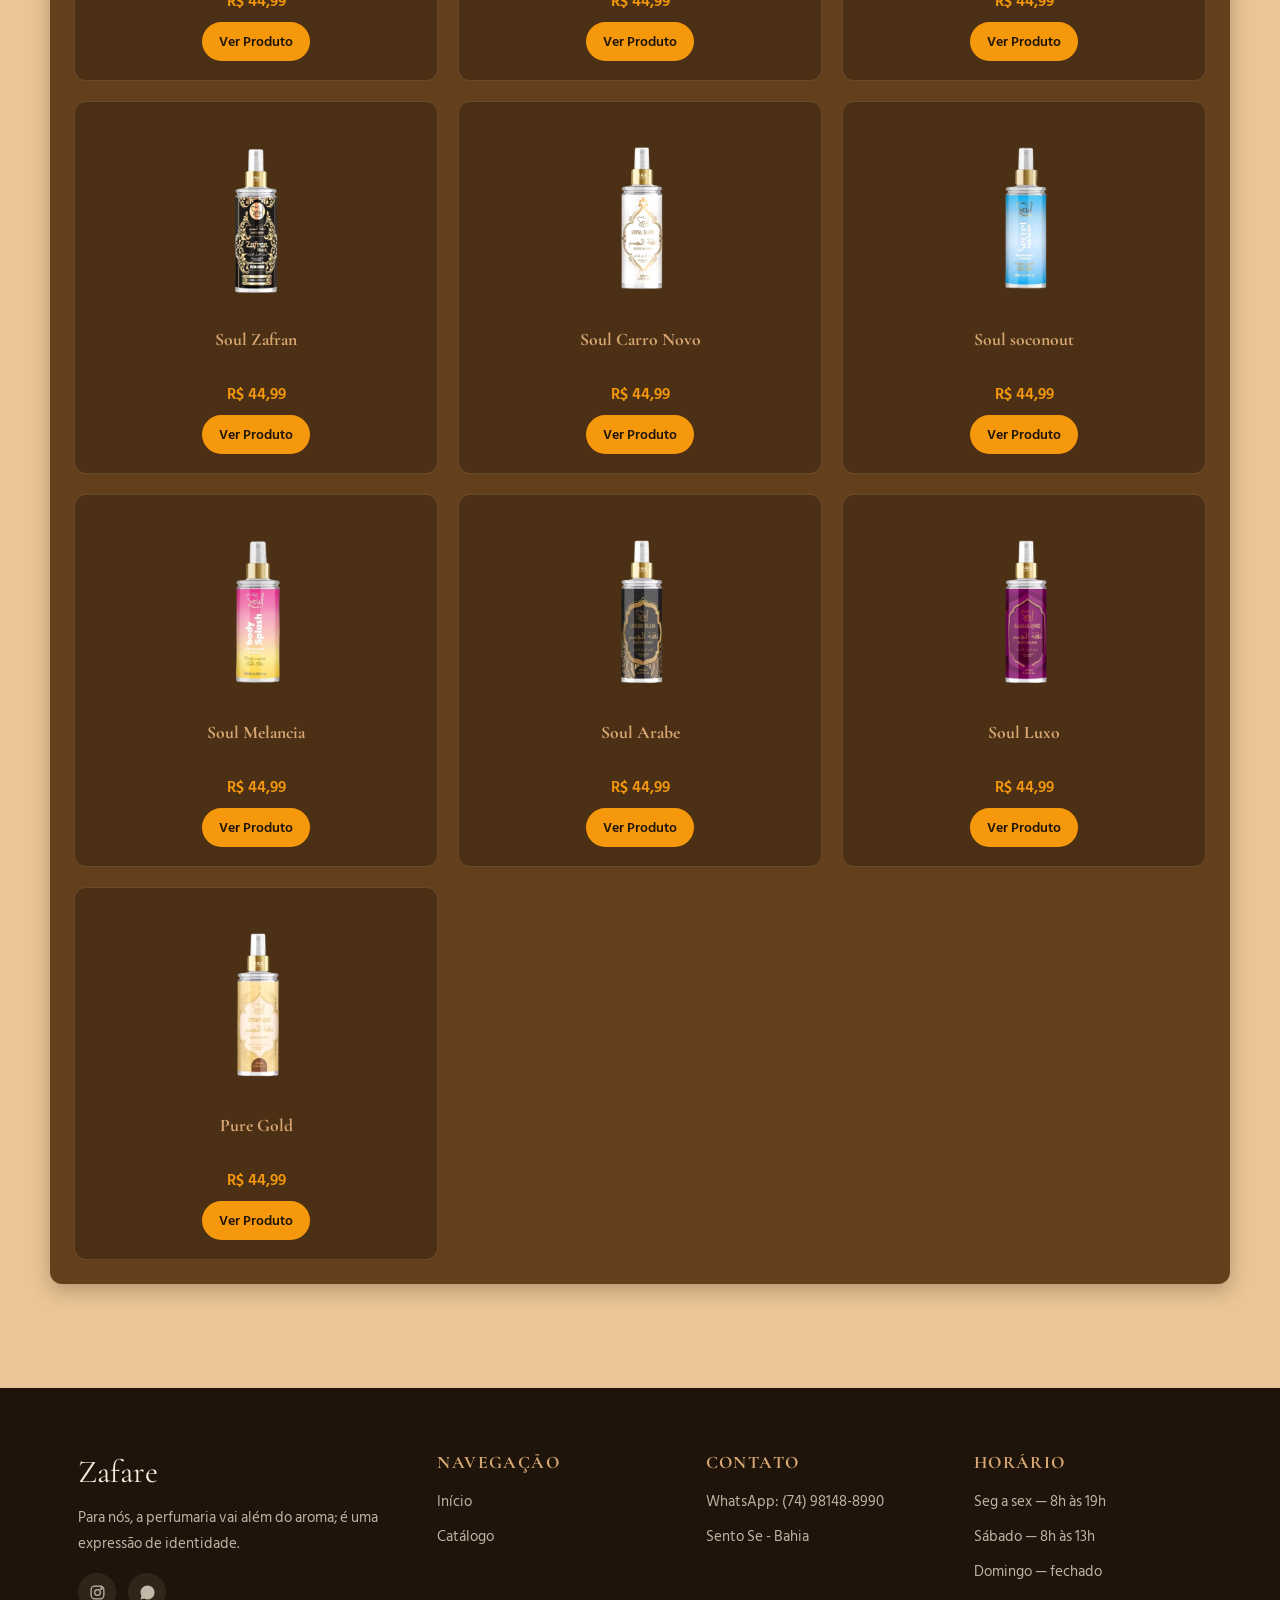
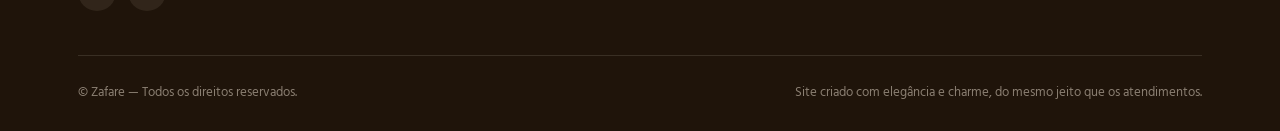
<file: catalogo.html>
<!DOCTYPE html>
<html lang="pt-br">
<head>
  <meta charset="UTF-8">
  <meta name="viewport" content="width=device-width, initial-scale=1.0">
  <link rel="stylesheet" href="css/catalogo.css">
  <link rel="stylesheet" href="css/global.css">

  <link rel="preconnect" href="https://fonts.googleapis.com">
  <link rel="preconnect" href="https://fonts.gstatic.com" crossorigin>
  <link href="https://fonts.googleapis.com/css2?family=Cormorant+Garamond:ital,wght@0,300..700;1,300..700&display=swap" rel="stylesheet">
  <link href="https://fonts.googleapis.com/css2?family=Hind+Siliguri:wght@300;400;500;600;700&display=swap" rel="stylesheet">
  <link href="https://fonts.googleapis.com/css2?family=Poppins:ital,wght@0,100;0,200;0,300;0,400;0,500;0,600;0,700;0,800;0,900;1,100;1,200;1,300;1,400;1,500;1,600;1,700;1,800;1,900&display=swap" rel="stylesheet">

  <meta property="og:title" content="Zafare Perfumaria | Perfumes Árabes de Luxo">
  <meta property="og:description" content="Fragrâncias árabes de qualidade com entrega para todo o Brasil.">
  <meta property="og:image" content="https://zafare-perfumaria.netlify.app/assets/banner.jpg">
  <meta property="og:url" content="https://zafare-perfumaria.netlify.app/">
  <meta property="og:type" content="website">
  <meta property="og:locale" content="pt_BR">

  <meta name="twitter:card" content="summary_large_image">
  <meta name="twitter:title" content="zafare Perfumaria | Perfumes Árabes de Luxo">
  <meta name="twitter:description" content="Fragrâncias árabes exclusivas com entrega para todo o Brasil.">
  <meta name="twitter:image" content="https://zafare-perfumaria.netlify.app/assets/banner.jpg">

  <link rel="icon" type="image/png" sizes="32x32" href="assets/icon3.png">
  <link rel="icon" type="image/png" sizes="16x16" href="assets/icon3.png">

  <link rel="apple-touch-icon" sizes="180x180" href="assets/icon3.png">
      

    <title>Catálogo</title>
</head>
<body>
<header>
  <h1>Catálogo</h1>
  <div class="nav-overlay" id="navOverlay"></div>
  <button class="menu-toggle" id="menuToggle" aria-label="Abrir menu" aria-expanded="false">
    <span></span>
    <span></span>
    <span></span>
  </button>
 
  <nav id="mainNav">
    <a href="index.html">Início</a>
    <a href="carrinho.html">Carrinho</a>
  </nav>
</header>

<section class="produtos2">
  <div class="bg">
    <div class="grid02" id="listaProdutos"></div>
  </div>
</section>
    
<!-- ============ FOOTER ============ -->
<footer>
  <div class="container">
    <div class="footer-grid">
      <div>
        <div class="footer-brand">Zafare</div>
        <p class="footer-p">Para nós, a perfumaria vai além do aroma; é uma expressão de identidade.</p>
        <div class="footer-social">
          <a href="https://www.instagram.com/zafare.perfumaria?utm_source=ig_web_button_share_sheet&igsh=ZDNlZDc0MzIxNw==" aria-label="Instagram"><svg viewBox="0 0 24 24" fill="none" stroke="currentColor" stroke-width="1.7"><rect x="3" y="3" width="18" height="18" rx="5"/><circle cx="12" cy="12" r="4"/><circle cx="17.5" cy="6.5" r="1"/></svg></a>
          <a href="https://wa.me/5574981488990" target="_blank" class="wa-link" aria-label="WhatsApp"><svg viewBox="0 0 24 24" fill="currentColor"><path d="M12.04 2C6.58 2 2.13 6.45 2.13 11.91c0 1.75.46 3.46 1.32 4.96L2 22l5.29-1.39a9.9 9.9 0 0 0 4.75 1.21h.01c5.46 0 9.9-4.45 9.9-9.91C21.96 6.45 17.5 2 12.04 2z"/></svg></a>
        </div>
      </div>
      <div class="footer-col">
        <h5>Navegação</h5>
        <ul>
          <li><a href="#inicio">Início</a></li>
          <li><a href="catalogo.html">Catálogo</a></li>
        </ul>
      </div>
      <div class="footer-col">
        <h5>Contato</h5>
        <ul>
          <li id="footerWa">WhatsApp: (74) 98148-8990</li>
          <li>Sento Se - Bahia</li>
        </ul>
      </div>
      <div class="footer-col">
        <h5>Horário</h5>
        <ul>
          <li>Seg a sex — 8h às 19h</li>
          <li>Sábado — 8h às 13h</li>
          <li>Domingo — fechado</li>
        </ul>
      </div>
    </div>
    <div class="footer-bottom">
      <span>©<span id="year"></span> Zafare — Todos os direitos reservados.</span>
      <span>Site criado com elegância e charme, do mesmo jeito que os atendimentos.</span>
    </div>
  </div>
</footer> 

<script src="js/script.js" defer></script>
<script src="js/produto.js" defer></script>
<script src="js/index.js" defer></script>
</body>
</html>
</file>
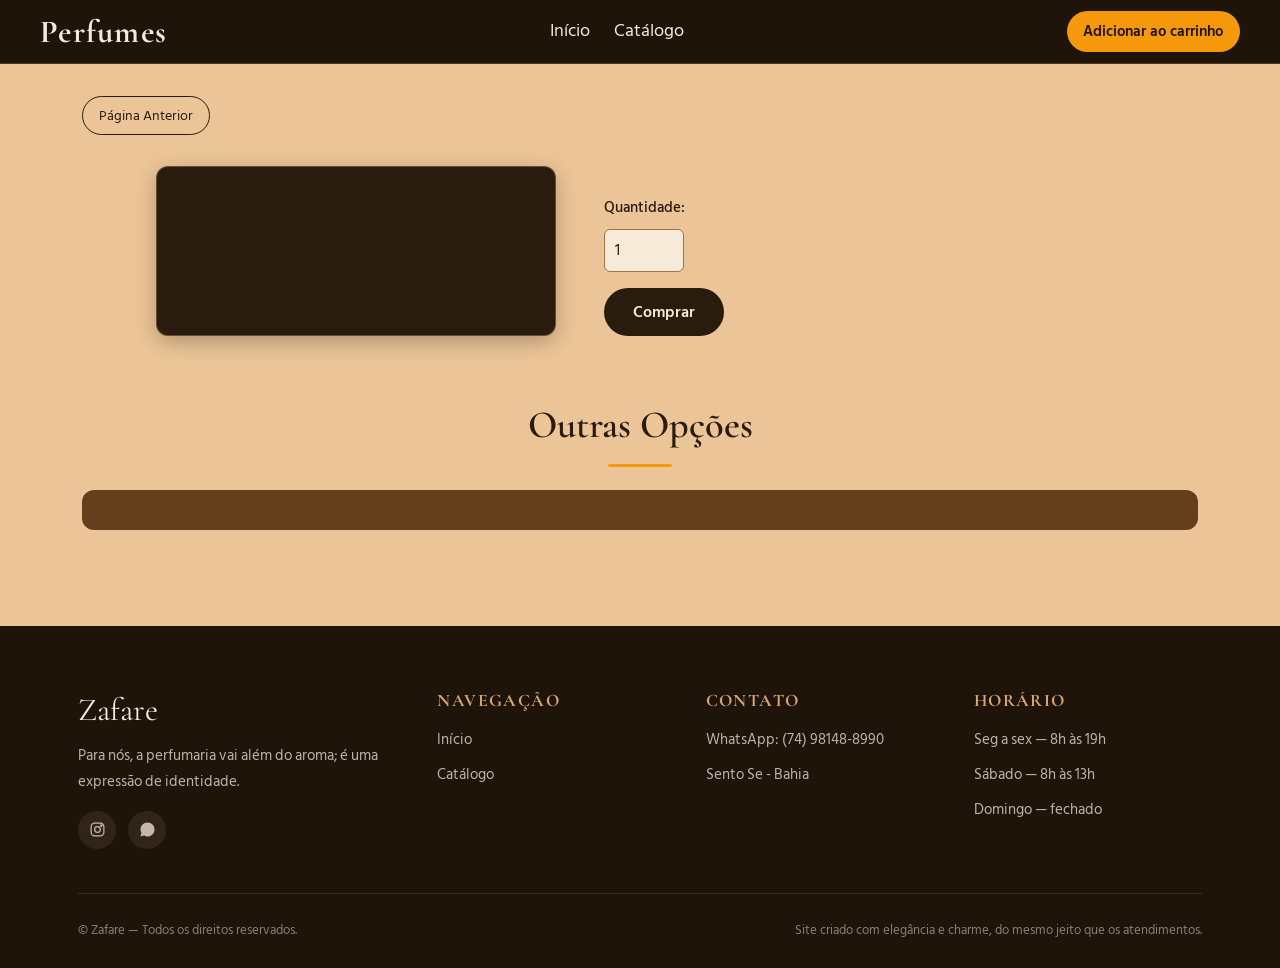
<file: produto.html>
<!DOCTYPE html>
<html lang="pt-BR">
<head>
  <meta charset="UTF-8">
  <meta name="viewport" content="width=device-width, initial-scale=1.0">
  <title>Perfumes</title>
  <link rel="preconnect" href="https://fonts.googleapis.com">
  <link rel="preconnect" href="https://fonts.gstatic.com" crossorigin>
  <link href="https://fonts.googleapis.com/css2?family=Cormorant+Garamond:ital,wght@0,300..700;1,300..700&display=swap" rel="stylesheet">
  <link href="https://fonts.googleapis.com/css2?family=Hind+Siliguri:wght@300;400;500;600;700&display=swap" rel="stylesheet">
  <link href="https://fonts.googleapis.com/css2?family=Poppins:ital,wght@0,100;0,200;0,300;0,400;0,500;0,600;0,700;0,800;0,900;1,100;1,200;1,300;1,400;1,500;1,600;1,700;1,800;1,900&display=swap" rel="stylesheet">

  <meta property="og:title" content="Zafare Perfumaria | Perfumes Árabes de Luxo">
  <meta property="og:description" content="Fragrâncias árabes de qualidade com entrega para todo o Brasil.">
  <meta property="og:image" content="https://zafare-perfumaria.netlify.app/assets/banner.jpg">
  <meta property="og:url" content="https://zafare-perfumaria.netlify.app/">
  <meta property="og:type" content="website">
  <meta property="og:locale" content="pt_BR">

  <meta name="twitter:card" content="summary_large_image">
  <meta name="twitter:title" content="zafare Perfumaria | Perfumes Árabes de Luxo">
  <meta name="twitter:description" content="Fragrâncias árabes exclusivas com entrega para todo o Brasil.">
  <meta name="twitter:image" content="https://zafare-perfumaria.netlify.app/assets/banner.jpg">

  <link rel="icon" type="image/png" sizes="32x32" href="assets/icon3.png">
  <link rel="icon" type="image/png" sizes="16x16" href="assets/icon3.png">

  <link rel="apple-touch-icon" sizes="180x180" href="assets/icon3.png">
  <link rel="stylesheet" href="css/global.css">
  <link rel="stylesheet" href="css/produto.css">

</head>
<body>
<header>
  <h1>Perfumes</h1>
  <div class="nav-overlay" id="navOverlay"></div>
  <button class="menu-toggle" id="menuToggle" aria-label="Abrir menu" aria-expanded="false">
    <span></span>
    <span></span>
    <span></span>
  </button>
 
  <nav id="mainNav">
    <a href="index.html">Início</a>
    <a href="catalogo.html">Catálogo</a>
  </nav>
  
  <button id="adicionarCarrinho">Adicionar ao carrinho</button>
</header>
  
<section class="produtos">
  <button onclick="window.history.back()">Página Anterior</button>

  <main class="main">
    <div class="produto2 produto-detalhe">
      <div class="colun1">
        <img class="char" id="imagemProduto">
      </div>

      <div class="colun2">
        <h2 id="titulo"></h2>
        <p id="preco"></p>
        <p id="descricao"></p>

      <label for="quantidade">Quantidade:</label>
    <input type="number" id="quantidade" min="1" value="1">

    <button id="comprar">Comprar</button>
    </div>
    </div>
  </main>

  <h2 class="h2">Outras Opções</h2>
  <div class="bg-color">
    <div class="grid02" id="relacionados"></div>
  </div>
</section>

<!-- ============ FOOTER ============ -->
<footer>
  <div class="container">
    <div class="footer-grid">
      <div>
        <div class="footer-brand">Zafare</div>
        <p class="footer-p">Para nós, a perfumaria vai além do aroma; é uma expressão de identidade.</p>
        <div class="footer-social">
          <a href="https://www.instagram.com/zafare.perfumaria?utm_source=ig_web_button_share_sheet&igsh=ZDNlZDc0MzIxNw==" aria-label="Instagram"><svg viewBox="0 0 24 24" fill="none" stroke="currentColor" stroke-width="1.7"><rect x="3" y="3" width="18" height="18" rx="5"/><circle cx="12" cy="12" r="4"/><circle cx="17.5" cy="6.5" r="1"/></svg></a>
          <a href="https://wa.me/5574981488990" target="_blank" class="wa-link" aria-label="WhatsApp"><svg viewBox="0 0 24 24" fill="currentColor"><path d="M12.04 2C6.58 2 2.13 6.45 2.13 11.91c0 1.75.46 3.46 1.32 4.96L2 22l5.29-1.39a9.9 9.9 0 0 0 4.75 1.21h.01c5.46 0 9.9-4.45 9.9-9.91C21.96 6.45 17.5 2 12.04 2z"/></svg></a>
        </div>
      </div>
      <div class="footer-col">
        <h5>Navegação</h5>
        <ul>
          <li><a href="#inicio">Início</a></li>
          <li><a href="catalogo.html">Catálogo</a></li>
        </ul>
      </div>
      <div class="footer-col">
        <h5>Contato</h5>
        <ul>
          <li id="footerWa">WhatsApp: (74) 98148-8990</li>
          <li>Sento Se - Bahia</li>
        </ul>
      </div>
      <div class="footer-col">
        <h5>Horário</h5>
        <ul>
          <li>Seg a sex — 8h às 19h</li>
          <li>Sábado — 8h às 13h</li>
          <li>Domingo — fechado</li>
        </ul>
      </div>
    </div>
    <div class="footer-bottom">
      <span>©<span id="year"></span> Zafare — Todos os direitos reservados.</span>
      <span>Site criado com elegância e charme, do mesmo jeito que os atendimentos.</span>
    </div>
  </div>
</footer> 

  <script src="js/script.js" defer></script>
  <script src="js/index.js" defer></script>

</body>
</html>
</file>
<file: css/index.css>
/* HOME — depende dos tokens de global.css */

.hero-slider {
  position: relative;
  width: 100%;
  margin-top: var(--header-h);
  height: clamp(200px, 52vw, 780px);
  overflow: hidden;
  background: #000;
}
.hero-slider .slide2 {
  position: absolute;
  inset: 0;
  opacity: 0;
  transition: opacity 1s ease;
}
.hero-slider .slide2.active {
  opacity: 1;
  z-index: 1;
}
.hero-slider img {
  width: 100%;
  height: 100%;
  object-fit: contain;
  object-position: center;
  display: block;
}
.hero-slider .slide2.active img {
  transform: scale(1.03);
}

/* transição hero → conteúdo */
.transition0 {
  height: 56px;
  background: linear-gradient(to top, var(--bg), #000);
}

/* seções coladas, sem faixa de fundo entre elas */
section {
  margin-bottom: 0;
}

/* DESTAQUES */
.bg {
  background: var(--ink-800);
  padding: 1.5em 0;
}
.cards-section {
  position: relative;
  width: 100%;
  max-width: 1280px;
  margin: 0 auto;
  display: flex;
  align-items: center;
  padding: 0 48px;
}
.carousel {
  overflow: hidden;
  width: 100%;
}
.track {
  display: flex;
  gap: 16px;
  transition: transform 0.45s ease;
  will-change: transform;
}
.card {
  width: calc((100% - 3 * 16px) / 4);
  flex-shrink: 0;
  border-radius: var(--radius);
  overflow: hidden;
  cursor: pointer;
  background: rgba(246, 234, 217, 0.05);
  border: 1px solid rgba(216, 167, 114, 0.22);
  text-align: center;
  padding-bottom: 0.6em;
  transition:
    background 0.3s,
    border-color 0.3s,
    transform 0.3s;
}
.card:hover {
  background: var(--glow);
  border-color: var(--charm);
  transform: translateY(-3px);
}
.card img {
  width: 100%;
  height: clamp(140px, 38vw, 240px);
  object-fit: contain;
  display: block;
  padding: 0.6em;
}
.card h3 {
  font-size: clamp(0.85rem, 2.2vw, 1.05rem);
  color: var(--gold-400);
  padding: 0.25em 0.7em;
  line-height: 1.3;
  min-height: 2.7em; /* alinha preços entre cards */
  word-break: break-word;
}
.card p {
  font-family: var(--font-family-p);
  font-size: clamp(0.85rem, 2.2vw, 1rem);
  font-weight: 600;
  color: var(--charm);
  padding: 0.3em 0.5em 0.4em;
}

.arrow {
  position: absolute;
  z-index: 10;
  width: 36px;
  height: 36px;
  border: 1px solid rgba(216, 167, 114, 0.4);
  cursor: pointer;
  font-size: 1.4rem;
  background: var(--ink-900);
  color: var(--cream-100);
  border-radius: 50%;
  display: flex;
  align-items: center;
  justify-content: center;
  top: 50%;
  transform: translateY(-50%);
  transition:
    background 0.2s,
    color 0.2s;
}
.arrow:hover {
  background: var(--charm);
  color: var(--ink-900);
}
.left3 {
  left: 6px;
}
.right3 {
  right: 6px;
}

/* SEÇÕES BODY SPLASH / FEMININA / MASCULINA
   alternam brown-600 / brown-700 / brown-600 */
.fem-sec,
.mas-sec {
  text-align: center;
  color: var(--text-p);
  padding: var(--space-section) 0.5em;
}
.fem-sec {
  background: var(--brown-700);
}
.mas-sec {
  background: var(--brown-600);
}
.fem-sec h2,
.mas-sec h2 {
  font-size: clamp(1.6rem, 5vw, 2.6rem);
  font-weight: 600;
  color: var(--cream-100);
  margin-bottom: 0.2em;
}
.fem-sec h2::after,
.mas-sec h2::after {
  content: "";
  display: block;
  width: 64px;
  height: 3px;
  margin: 0.35em auto 0;
  background: var(--charm);
  border-radius: 2px;
}

.slider {
  position: relative;
  width: 100%;
  max-width: 900px;
  height: clamp(300px, 56vw, 400px);
  margin: 1.5em auto 0;
  display: flex;
  align-items: center;
  justify-content: center;
  overflow: hidden;
}
.button {
  position: absolute;
  width: 100%;
  top: 50%;
  left: 0;
  transform: translateY(-50%);
  display: flex;
  justify-content: space-between;
  pointer-events: none;
  z-index: 10;
  padding: 0 8px;
}
.button button {
  pointer-events: all;
  width: clamp(36px, 9vw, 48px);
  height: clamp(36px, 9vw, 48px);
  border: 1px solid rgba(216, 167, 114, 0.4);
  border-radius: 50%;
  background: var(--ink-900);
  color: var(--cream-100);
  font-size: clamp(1.1rem, 3.5vw, 1.6rem);
  cursor: pointer;
  transition:
    background 0.25s,
    color 0.25s;
  display: flex;
  align-items: center;
  justify-content: center;
}
.button button:hover {
  background: var(--charm);
  color: var(--ink-900);
}

.slide {
  position: absolute;
  width: 60%;
  top: 50%;
  left: 50%;
  transform: translate(-50%, -50%);
  transition: all 0.4s ease;
  z-index: 0;
  opacity: 0;
  text-align: center;
}
.slide img {
  width: clamp(130px, 18vw, 190px);
  height: clamp(150px, 22vw, 230px);
  display: block;
  margin: 0 auto;
  cursor: pointer;
  object-fit: contain;
}
.slide h3 {
  font-size: clamp(1rem, 2.8vw, 1.3rem);
  color: var(--gold-400);
  margin-top: 0.5em;
}
.slide p {
  font-family: var(--font-family-p);
  font-size: clamp(0.75rem, 2.2vw, 0.92rem);
  line-height: 1.5;
  color: var(--cream-100);
  max-width: 34ch;
  margin: 0.3em auto 0;
  /* descrições de tamanhos diferentes não mexem na altura do slide */
  display: -webkit-box;
  -webkit-line-clamp: 3;
  -webkit-box-orient: vertical;
  overflow: hidden;
}
.slide.active {
  opacity: 1;
  z-index: 3;
  cursor: pointer;
}
.slide.active h3 {
  text-shadow: 0 0 14px var(--glow);
}
.slide.left {
  transform: translate(calc(-50% - clamp(70px, 20vw, 200px)), -50%) scale(0.78);
  opacity: 0.4;
  z-index: 2;
  filter: blur(1.5px);
}
.slide.right {
  transform: translate(calc(-50% + clamp(70px, 20vw, 200px)), -50%) scale(0.78);
  opacity: 0.4;
  z-index: 2;
  filter: blur(1.5px); /* antes: 2px à esquerda e 1px à direita */
}
/* laterais mostram só a imagem */
.slide.left h3,
.slide.right h3,
.slide.left p,
.slide.right p {
  visibility: hidden;
}

@media (max-width: 480px) {
  .cards-section {
    padding: 0 40px;
  }
  .slider {
    height: auto;
    min-height: 330px;
  }
  .slide.left,
  .slide.right {
    display: none;
  }
}
@media (max-width: 300px) {
  .hero-slider {
    height: 190px;
  }
  .card {
    width: 120px;
  }
}

/* rodapé encosta na última vitrine */
.vitrine + footer {
  margin-top: 0;
}

/* =============================================
   VITRINE — BODY SPLASH (cards com rolagem)
   ============================================= */
.vitrine {
  background: var(--cream-100);
  padding: var(--space-section) 0;
}
.vitrine-wrap {
  max-width: 1180px;
  margin: 0 auto;
  padding: 0 clamp(1em, 4vw, 28px);
}
.vitrine-head {
  display: flex;
  align-items: flex-end;
  justify-content: space-between;
  flex-wrap: wrap;
  gap: 1em;
  margin-bottom: 1.5em;
}
.vitrine-head h2 {
  font-size: clamp(1.9rem, 5vw, 2.8rem);
  line-height: 1.05;
  color: var(--ink-800);
}
.vitrine-head p {
  font-family: var(--font-family-p);
  font-size: clamp(0.9rem, 2.2vw, 1rem);
  color: var(--brown-600);
  margin-top: 0.4em;
}
.vitrine-ctrl {
  display: flex;
  align-items: center;
  gap: 0.6em;
}
.vitrine-all {
  font-family: var(--font-family-p);
  font-weight: 600;
  font-size: 0.95rem;
  color: var(--ink-800);
  margin-right: 0.8em;
  padding-bottom: 2px;
  border-bottom: 2px solid var(--charm);
  transition: color 0.2s;
}
.vitrine-all:hover {
  color: var(--charm);
}
.vprev,
.vnext {
  width: 42px;
  height: 42px;
  border: none;
  border-radius: 50%;
  background: var(--ink-800);
  color: var(--cream-100);
  font-size: 1.4rem;
  line-height: 1;
  cursor: pointer;
  transition:
    background 0.2s,
    color 0.2s,
    opacity 0.2s;
}
.vprev:hover:not(:disabled),
.vnext:hover:not(:disabled) {
  background: var(--charm);
  color: var(--ink-900);
}
.vprev:disabled,
.vnext:disabled {
  opacity: 0.3;
  cursor: default;
}

.vitrine-track {
  display: flex;
  gap: 18px;
  overflow-x: auto;
  scroll-snap-type: x mandatory;
  padding: 6px 2px 20px;
  scrollbar-width: none;
  -webkit-overflow-scrolling: touch;
}
.vitrine-track::-webkit-scrollbar {
  display: none;
}

.vcard {
  flex: 0 0 clamp(215px, 22vw, 262px);
  scroll-snap-align: start;
  display: flex;
  flex-direction: column;
  background: #fffdf9;
  border-radius: 18px;
  overflow: hidden;
  box-shadow: 0 2px 10px rgba(42, 27, 15, 0.1);
  transition:
    transform 0.25s,
    box-shadow 0.25s;
}
.vcard:hover {
  transform: translateY(-4px);
  box-shadow: 0 12px 26px rgba(42, 27, 15, 0.18);
}
.vcard-media {
  position: relative;
  aspect-ratio: 1 / 1;
  overflow: hidden;
  background: radial-gradient(circle at 50% 40%, #fbf0de, #ecd2ac);
}
.vcard-media img {
  position: absolute;
  inset: 0;
  width: 100%;
  height: 100%;
  padding: 8%;
  object-fit: contain;
  transition: transform 0.3s;
}
.vcard:hover .vcard-media img {
  transform: scale(1.06);
}
.vcard-body {
  display: flex;
  flex-direction: column;
  gap: 0.45em;
  flex: 1;
  padding: 1em 1.1em 1.2em;
}
.vcard-tag {
  align-self: flex-start;
  font-family: var(--font-family-p);
  font-size: 0.68rem;
  font-weight: 600;
  letter-spacing: 0.08em;
  text-transform: uppercase;
  color: #8a4b00;
  background: rgba(245, 152, 12, 0.16);
  padding: 0.25em 0.7em;
  border-radius: 999px;
}
.vcard-body h3 {
  font-size: 1.35rem;
  line-height: 1.1;
  color: var(--ink-800);
}
.vcard-body p {
  font-family: var(--font-family-p);
  font-size: 0.85rem;
  line-height: 1.5;
  color: #5e4831;
  min-height: 4.5em; /* 3 linhas — mantém todos os cards iguais */
  display: -webkit-box;
  -webkit-line-clamp: 3;
  -webkit-box-orient: vertical;
  overflow: hidden;
}
.vcard-foot {
  display: flex;
  align-items: center;
  justify-content: space-between;
  gap: 0.5em;
  margin-top: auto;
  padding-top: 0.8em;
  border-top: 1px solid #eadcc6;
}
.vcard-foot strong {
  font-family: var(--font-family-p);
  font-size: 1.15rem;
  color: var(--ink-800);
}
.vcard-cta {
  font-family: var(--font-family-p);
  font-size: 0.82rem;
  font-weight: 600;
  background: var(--ink-800);
  color: var(--cream-100);
  padding: 0.5em 1em;
  border-radius: 999px;
  transition:
    background 0.2s,
    color 0.2s;
}
.vcard:hover .vcard-cta {
  background: var(--charm);
  color: var(--ink-900);
}

@media (max-width: 600px) {
  .vcard {
    flex-basis: 68vw;
  }
  .vitrine-head {
    align-items: flex-start;
  }
}

/* vitrine com fundo alternado (Feminina) */
/* vitrine com fundo alternado (Feminina): cor + imagem a 50% */
.vitrine-alt {
  position: relative;
  isolation: isolate;
  background: var(--cream-200);
}
.vitrine-alt::before {
  content: "";
  position: absolute;
  inset: 0;
  z-index: -1;
  background: url("../assets/fem-bg.png") center 35% / cover no-repeat;
  opacity: 0.5;
}
/* título e links claros para ler sobre a imagem */
.vitrine-alt .vitrine-head h2,
.vitrine-alt .vitrine-head p,
.vitrine-alt .vitrine-all {
  color: #a1693e;
}
.vitrine-alt .vitrine-all:hover {
  color: var(--charm);
}

@media (max-width: 999px) {
  .card {
    width: calc((100% - 2 * 16px) / 3);
  }
}
@media (max-width: 599px) {
  .card {
    width: calc((100% - 16px) / 2);
  }
}
@media (max-width: 480px) {
  .cards-section {
    padding: 0 44px;
  }
}
@media (max-width: 600px) {
  .vcard {
    flex: 0 0 100%;
  }
  .vcard-media {
    aspect-ratio: 4 / 3;
  }
}
</file>
<file: css/global.css>
:root {
  --ink-900: #1f140a; /* header, footer */
  --ink-800: #2a1b0f; /* superfície escura principal */
  --brown-700: #442a17; /* seção feminina */
  --brown-600: #643f1c; /* seção masculina / caixas */
  --brown-500: #a77247; /* apoio / botões secundários */
  --gold-400: #d8a772; /* títulos sobre escuro */
  --cream-200: #ebc597; /* fundo da página (base original) */
  --cream-100: #f6ead9; /* texto forte sobre escuro */

  /* destaque único: preço, CTA, foco */
  --charm: #f5980c;
  --charm-hover: #ffad33;
  --glow: rgba(245, 152, 12, 0.16);

  --bg: var(--cream-200);
  --text-p: var(--cream-100);
  --text-h: var(--ink-800);
  --text-h3: var(--gold-400);
  --bg-sec-color: var(--ink-800);
  --bg-four-color: var(--brown-500);
  --bg-terc-color: var(--ink-900);
  --bg-fem-color: var(--brown-700);
  --bg-mas-color: var(--brown-600);

  --font-family-h: "Cormorant Garamond", serif;
  --font-family-p: "Hind Siliguri", sans-serif;
  --font-family-f: var(--font-family-p);

  /* ritmo */
  --header-h: 64px;
  --radius: 12px;
  --space-section: clamp(2rem, 6vw, 4rem);
  --shadow: 0 6px 20px rgba(31, 20, 10, 0.28);
}

* {
  margin: 0;
  padding: 0;
  box-sizing: border-box;
}

html {
  font-size: 16px;
  scroll-behavior: smooth;
}

body {
  font-family: var(--font-family-p);
  background: var(--bg);
  color: var(--ink-800);
  min-width: 360px;
  overflow-x: hidden;
}

h1,
h2,
h3,
h4 {
  font-family: var(--font-family-h);
}

a {
  color: inherit;
  text-decoration: none;
}
ul {
  list-style: none;
}
section {
  position: relative;
}

:focus-visible {
  outline: 2px solid var(--charm);
  outline-offset: 2px;
}

.container {
  max-width: 1180px;
  margin: 0 auto;
  padding: 0 28px;
}

/* =============================================
   HEADER
   ============================================= */
header {
  display: flex;
  align-items: center;
  justify-content: space-between;
  gap: 1em;
  height: var(--header-h);
  padding: 0 clamp(1em, 4vw, 2.5em);
  background: var(--ink-900);
  border-bottom: 1px solid rgba(216, 167, 114, 0.25);
  position: fixed;
  top: 0;
  left: 0;
  width: 100%;
  z-index: 100;
  color: var(--cream-100);
}

header h1 {
  font-size: clamp(1.3rem, 4.5vw, 2rem);
  line-height: 1;
  letter-spacing: 0.04em;
  color: var(--cream-100);
  white-space: nowrap;
}

header h1 span {
  font-family: var(--font-family-p);
  font-size: clamp(0.65rem, 1.6vw, 0.85rem);
  letter-spacing: 0.02em;
  color: var(--gold-400);
  margin-left: 0.6em;
}

nav {
  display: flex;
  align-items: center;
  gap: 0.25em 1.5em;
}

nav a {
  color: var(--cream-100);
  font-size: clamp(0.9rem, 2vw, 1.1rem);
  padding: 0.4em 0;
  border-bottom: 2px solid transparent;
  transition:
    color 0.2s,
    border-color 0.2s;
}

nav a:hover {
  color: var(--charm);
  border-bottom-color: var(--charm);
}

/* botão hambúrguer */
.menu-toggle {
  display: none;
  flex-direction: column;
  justify-content: center;
  gap: 5px;
  width: 38px;
  height: 38px;
  cursor: pointer;
  background: none;
  border: none;
  padding: 5px;
  z-index: 102;
  flex-shrink: 0;
}
.menu-toggle span {
  display: block;
  width: 100%;
  height: 2px;
  background: var(--cream-100);
  border-radius: 2px;
  transition:
    transform 0.3s ease,
    opacity 0.2s ease;
}
.menu-toggle.open span:nth-child(1) {
  transform: translateY(7px) rotate(45deg);
}
.menu-toggle.open span:nth-child(2) {
  opacity: 0;
  transform: scaleX(0);
}
.menu-toggle.open span:nth-child(3) {
  transform: translateY(-7px) rotate(-45deg);
}

.nav-overlay {
  display: none;
  position: fixed;
  inset: 0;
  background: rgba(0, 0, 0, 0.5);
  z-index: 98;
}
.nav-overlay.open {
  display: block;
}

@media (max-width: 600px) {
  .menu-toggle {
    display: flex;
  }
  header h1 span {
    display: none;
  }
  nav {
    position: fixed;
    top: 0;
    right: -100%;
    width: min(75vw, 260px);
    height: 100dvh;
    background: var(--ink-800);
    flex-direction: column;
    align-items: flex-start;
    justify-content: flex-start;
    padding: 5em 1.5em 2em;
    gap: 0;
    transition: right 0.32s ease;
    box-shadow: -4px 0 24px rgba(0, 0, 0, 0.55);
    z-index: 99;
  }
  nav.open {
    right: 0;
  }
  nav a {
    font-size: 1.15rem;
    width: 100%;
    padding: 0.85em 0;
    border-bottom: 1px solid rgba(246, 234, 217, 0.12);
  }
}

/* =============================================
   UTILITÁRIOS COMPARTILHADOS
   ============================================= */
.h2 {
  font-size: clamp(1.5rem, 4.5vw, 2.4rem);
  color: var(--ink-800);
  font-weight: 600;
  text-align: center;
  padding: 0.9em 0.75em 0.6em;
  position: relative;
}
.h2::after {
  content: "";
  display: block;
  width: 64px;
  height: 3px;
  margin: 0.4em auto 0;
  background: var(--charm);
  border-radius: 2px;
}

.grid02 {
  display: flex;
  flex-wrap: wrap;
  justify-content: center;
  gap: 1.25em;
  padding: 1.25em;
}

/* card de produto (base — páginas refinam) */
.produto {
  background: var(--brown-600);
  border: 1px solid rgba(216, 167, 114, 0.3);
  border-radius: var(--radius);
  padding: 1em;
  width: clamp(140px, 44vw, 220px);
  display: flex;
  flex-direction: column;
  align-items: center;
  text-align: center;
  gap: 0.5em;
  color: var(--text-p);
}
.produto img {
  width: 100%;
  height: auto;
  display: block;
  margin: 0 auto;
}
.produto h3 {
  color: var(--gold-400);
  font-size: 1.05rem;
  line-height: 1.25;
}
.produto p {
  color: var(--cream-100);
  font-family: var(--font-family-p);
  font-weight: 500;
}

/* botão "Ver produto" compartilhado */
.VP-button {
  margin-top: auto;
  padding: 0.55em 1.2em;
  border: none;
  border-radius: 999px;
  background: var(--charm);
  color: var(--ink-900);
  font-family: var(--font-family-p);
  font-weight: 600;
  font-size: 0.9rem;
  cursor: pointer;
  transition:
    background 0.2s,
    transform 0.2s;
}
.VP-button:hover {
  background: var(--charm-hover);
  transform: translateY(-1px);
}

/* =============================================
   FOOTER
   ============================================= */
footer {
  background: var(--ink-900);
  color: rgba(246, 234, 217, 0.75);
  padding: 4em 0 1.8em;
  margin-top: var(--space-section);
}
.footer-grid {
  display: grid;
  grid-template-columns: 1.4fr 1fr 1fr 1fr;
  gap: 40px;
  padding-bottom: 44px;
  border-bottom: 1px solid rgba(246, 234, 217, 0.12);
  margin-bottom: 26px;
}
.footer-brand {
  font-family: var(--font-family-h);
  color: var(--cream-100);
  font-size: 2rem;
  margin-bottom: 14px;
  display: flex;
  align-items: center;
  gap: 10px;
}
.footer-grid p {
  font-size: 0.95rem;
  line-height: 1.7;
  font-family: var(--font-family-p);
}
.footer-col h5 {
  font-family: var(--font-family-h);
  color: var(--gold-400);
  font-size: 1.1rem;
  text-transform: uppercase;
  letter-spacing: 0.08em;
  margin-bottom: 16px;
}
.footer-col li {
  margin-bottom: 10px;
  font-size: 0.95rem;
  font-family: var(--font-family-p);
}
.footer-col a:hover {
  color: var(--charm);
}
.footer-social {
  display: flex;
  gap: 12px;
  margin-top: 16px;
}
.footer-social a {
  width: 38px;
  height: 38px;
  border-radius: 50%;
  background: rgba(246, 234, 217, 0.08);
  display: flex;
  align-items: center;
  justify-content: center;
  transition: background 0.2s;
}
.footer-social svg {
  width: 17px;
  height: 17px;
}
.footer-social a:hover {
  background: var(--charm);
  color: var(--ink-900);
}
.footer-bottom {
  display: flex;
  justify-content: space-between;
  flex-wrap: wrap;
  gap: 10px;
  font-size: 0.8rem;
  font-family: var(--font-family-p);
  color: rgba(246, 234, 217, 0.5);
}

@media (max-width: 860px) {
  .footer-grid {
    grid-template-columns: 1fr 1fr;
  }
}
@media (max-width: 520px) {
  .footer-grid {
    grid-template-columns: 1fr;
  }
  .footer-bottom {
    flex-direction: column;
  }
}
</file>
<file: css/car.css>
/* CARRINHO — itens e formulário à esquerda, resumo fixo à direita */
main.cart {
  margin-top: var(--header-h);
  padding: clamp(1em, 3vw, 2em);
  max-width: 1120px;
  margin-left: auto;
  margin-right: auto;
}

.cart-title {
  font-size: clamp(1.9rem, 5vw, 2.8rem);
  color: var(--ink-800);
  margin: 0.3em 0 0.7em;
}

.cart-layout {
  display: grid;
  grid-template-columns: 1fr;
  gap: 1.25em;
  align-items: start;
}
.cart-main {
  display: flex;
  flex-direction: column;
  gap: 1.25em;
}

/* painéis claros */
.panel {
  background: #fbf3e6;
  color: var(--ink-800);
  border-radius: 18px;
  padding: clamp(1.1em, 3vw, 1.75em);
  box-shadow: 0 2px 12px rgba(42, 27, 15, 0.12);
}
.panel h2 {
  display: flex;
  align-items: center;
  gap: 0.6em;
  font-size: 1.45rem;
  margin-bottom: 1em;
}
.panel h2 small {
  font-family: var(--font-family-p);
  font-size: 0.85rem;
  font-weight: 500;
  color: var(--brown-600);
}
.step {
  display: inline-grid;
  place-items: center;
  width: 28px;
  height: 28px;
  border-radius: 50%;
  background: var(--ink-800);
  color: var(--cream-100);
  font-family: var(--font-family-p);
  font-size: 0.85rem;
  font-weight: 600;
  flex-shrink: 0;
}

/* ---------- itens ---------- */
#produtosCarrinho {
  display: flex;
  flex-direction: column;
}
.item {
  display: grid;
  grid-template-columns: 84px 1fr auto 110px 36px;
  grid-template-areas: "img info qty sub rm";
  align-items: center;
  gap: 0.5em 1em;
  padding: 1em 0;
  border-top: 1px solid #e6d3b6;
}
.item:first-child {
  border-top: 0;
  padding-top: 0;
}
.item:last-child {
  padding-bottom: 0;
}
.item img {
  grid-area: img;
  width: 84px;
  height: 84px;
  object-fit: contain;
  padding: 6px;
  border-radius: 12px;
  background: radial-gradient(circle at 50% 40%, #fbf0de, #ecd2ac);
}
.item-info {
  grid-area: info;
  min-width: 0;
}
.item-info h3 {
  font-size: 1.2rem;
  line-height: 1.15;
}
.item-preco {
  font-family: var(--font-family-p);
  font-size: 0.85rem;
  color: var(--brown-600);
  margin-top: 0.25em;
}
.controle-quantidade {
  grid-area: qty;
  display: inline-flex;
  align-items: center;
  gap: 0.2em;
  padding: 3px;
  background: #fff;
  border: 1px solid #d9c3a3;
  border-radius: 999px;
}
.controle-quantidade button {
  width: 30px;
  height: 30px;
  border: none;
  border-radius: 50%;
  background: transparent;
  color: var(--ink-800);
  font-size: 1.15rem;
  line-height: 1;
  cursor: pointer;
  transition: background 0.2s;
}
.controle-quantidade button:hover {
  background: var(--cream-200);
}
.controle-quantidade span {
  min-width: 28px;
  text-align: center;
  font-family: var(--font-family-p);
  font-weight: 600;
}
.item-subtotal {
  grid-area: sub;
  text-align: right;
  font-family: var(--font-family-p);
  font-weight: 700;
  font-size: 1.05rem;
}
.remover-item {
  grid-area: rm;
  display: grid;
  place-items: center;
  width: 36px;
  height: 36px;
  border: none;
  border-radius: 50%;
  background: transparent;
  color: #8a5a3a;
  cursor: pointer;
  transition:
    background 0.2s,
    color 0.2s;
}
.remover-item:hover {
  background: #f3d9d3;
  color: #a02c2c;
}

/* carrinho vazio */
.carrinho-vazio {
  text-align: center;
  padding: 1.5em 0 0.5em;
  font-family: var(--font-family-p);
}
.carrinho-vazio p {
  color: var(--brown-600);
  margin-bottom: 1em;
}
.btn-escuro {
  display: inline-block;
  padding: 0.7em 1.6em;
  border-radius: 999px;
  background: var(--ink-800);
  color: var(--cream-100);
  font-family: var(--font-family-p);
  font-weight: 600;
  transition: background 0.2s;
}
.btn-escuro:hover {
  background: var(--charm);
  color: var(--ink-900);
}

/* ---------- formulário ---------- */
#formulario {
  display: grid;
  grid-template-columns: 1fr 1fr;
  gap: 1em;
}
.campo {
  display: flex;
  flex-direction: column;
  gap: 0.35em;
}
.campo.full {
  grid-column: 1 / -1;
}
.campo label {
  font-family: var(--font-family-p);
  font-size: 0.85rem;
  font-weight: 600;
}
#formulario input,
#formulario select {
  width: 100%;
  padding: 0.75em 1em;
  border: 1px solid #d9c3a3;
  border-radius: 10px;
  background: #fff;
  color: var(--ink-800);
  font-family: var(--font-family-p);
  font-size: 1rem;
  transition:
    border-color 0.2s,
    box-shadow 0.2s;
}
#formulario input:focus,
#formulario select:focus {
  outline: none;
  border-color: var(--charm);
  box-shadow: 0 0 0 3px rgba(245, 152, 12, 0.25);
}

/* ---------- resumo ---------- */
.resumo {
  background: var(--ink-800);
  color: var(--cream-100);
  border-radius: 18px;
  padding: clamp(1.2em, 3vw, 1.75em);
  box-shadow: var(--shadow);
}
.resumo h2 {
  font-size: 1.45rem;
  margin-bottom: 0.7em;
}
.linha {
  display: flex;
  justify-content: space-between;
  align-items: baseline;
  gap: 1em;
  padding: 0.45em 0;
  font-family: var(--font-family-p);
  font-size: 0.95rem;
  color: rgba(246, 234, 217, 0.8);
}
.linha strong {
  font-weight: 600;
  color: var(--cream-100);
}
.linha-total {
  margin-top: 0.5em;
  padding-top: 1em;
  border-top: 1px solid rgba(246, 234, 217, 0.15);
  font-size: 1.05rem;
}
.linha-total strong {
  font-size: 1.7rem;
  color: var(--charm);
}
.btn-enviar {
  width: 100%;
  margin-top: 1.1em;
  padding: 0.95em 1em;
  border: none;
  border-radius: 999px;
  background: var(--charm);
  color: var(--ink-900);
  font-family: var(--font-family-p);
  font-size: 1rem;
  font-weight: 700;
  cursor: pointer;
  transition:
    background 0.2s,
    opacity 0.2s;
}
.btn-enviar:hover:not(:disabled) {
  background: var(--charm-hover);
}
.btn-enviar:disabled {
  opacity: 0.4;
  cursor: not-allowed;
}
.resumo-nota {
  margin-top: 0.9em;
  text-align: center;
  font-family: var(--font-family-p);
  font-size: 0.8rem;
  line-height: 1.5;
  color: rgba(246, 234, 217, 0.65);
}

/* ---------- responsivo ---------- */
@media (min-width: 900px) {
  .cart-layout {
    grid-template-columns: 1fr 360px;
  }
  .resumo {
    position: sticky;
    top: calc(var(--header-h) + 16px);
  }
}
@media (max-width: 640px) {
  .item {
    grid-template-columns: 72px 1fr 96px;
    grid-template-areas:
      "img info rm"
      "img qty sub";
  }
  .item img {
    width: 72px;
    height: 72px;
  }
  .item-subtotal {
    font-size: 1rem;
  }
  .remover-item {
    justify-self: end;
  }
  #formulario {
    grid-template-columns: 1fr;
  }
}
</file>
<file: css/catalogo.css>
/* CATÁLOGO */
.produtos2 {
  margin-top: var(--header-h);
  padding: clamp(1em, 4vw, 2.5em);
}
.bg {
  background: var(--brown-600);
  border-radius: var(--radius);
  padding: 0;
  box-shadow: var(--shadow);
  max-width: 1180px;
  margin: 0 auto;
}
#listaProdutos {
  display: grid;
  grid-template-columns: repeat(3, 1fr);
  gap: clamp(0.75em, 2vw, 1.25em);
  padding: clamp(0.75em, 2vw, 1.5em);
}
#listaProdutos .produto {
  width: 100%;
  padding: 1.2em;
  background: rgba(31, 20, 10, 0.35);
  border: 1px solid rgba(216, 167, 114, 0.22);
  cursor: pointer;
  transition:
    background 0.2s,
    border-color 0.2s,
    transform 0.2s;
}
#listaProdutos .produto:hover {
  background: rgba(31, 20, 10, 0.6);
  border-color: var(--charm);
  transform: translateY(-3px);
}
#listaProdutos .produto img {
  width: 100%;
  height: 200px;
  object-fit: contain;
}
#listaProdutos .produto h3 {
  font-size: clamp(0.95rem, 2vw, 1.1rem);
  min-height: 2.5em; /* alinha preço e botão entre cards */
}
#listaProdutos .produto p {
  font-size: clamp(0.9rem, 1.8vw, 1rem);
  color: var(--charm);
  font-weight: 600;
}
@media (max-width: 860px) {
  #listaProdutos {
    grid-template-columns: repeat(2, 1fr);
  }
}
@media (max-width: 420px) {
  #listaProdutos .produto img {
    height: 150px;
  }
}
</file>
<file: css/produto.css>
/* PÁGINA DO PRODUTO */
header #adicionarCarrinho {
  padding: 0.5em 1.1em;
  border: none;
  border-radius: 999px;
  background: var(--charm);
  color: var(--ink-900);
  font-family: var(--font-family-p);
  font-weight: 600;
  font-size: clamp(0.8rem, 2.5vw, 0.95rem);
  cursor: pointer;
  white-space: nowrap;
  transition: background 0.2s;
}
header #adicionarCarrinho:hover {
  background: var(--charm-hover);
}

.produtos {
  margin-top: var(--header-h);
  padding: clamp(1em, 3vw, 2em);
  max-width: 1180px;
  margin-left: auto;
  margin-right: auto;
}
.produtos > button {
  margin-bottom: 1em;
  padding: 0.5em 1.1em;
  cursor: pointer;
  font-family: var(--font-family-p);
  font-size: 0.9rem;
  border: 1px solid var(--ink-800);
  border-radius: 999px;
  background: transparent;
  color: var(--ink-800);
  transition:
    background 0.2s,
    color 0.2s;
}
.produtos > button:hover {
  background: var(--ink-800);
  color: var(--cream-100);
}

/* detalhe */
.produto2 {
  display: flex;
  justify-content: center;
  align-items: stretch;
  flex-wrap: wrap;
  gap: clamp(1.25em, 4vw, 3em);
  padding: 1em 0 2em;
}
.colun1 {
  flex: 1 1 clamp(220px, 40vw, 380px);
  max-width: 400px;
  padding: 1.25em;
  border-radius: var(--radius);
  background: var(--ink-800);
  border: 1px solid rgba(216, 167, 114, 0.35);
  box-shadow: var(--shadow);
  display: flex;
  align-items: center;
  justify-content: center;
}
.char {
  width: 100%;
  max-width: 300px;
  display: block;
  height: auto;
  border-radius: 8px;
}

.colun2 {
  flex: 1 1 clamp(240px, 45vw, 480px);
  max-width: 520px;
  text-align: left;
  display: flex;
  flex-direction: column;
  justify-content: center;
  gap: 0.6em;
}
.colun2 h2 {
  font-size: clamp(1.6rem, 4.5vw, 2.4rem);
  line-height: 1.15;
  color: var(--ink-800);
}
#preco {
  color: var(--brown-600);
  font-family: var(--font-family-p);
  font-weight: 700;
  font-size: clamp(1.3rem, 4vw, 1.8rem);
}
#descricao {
  color: var(--ink-800);
  font-size: clamp(0.95rem, 3vw, 1.05rem);
  line-height: 1.6;
  max-width: 52ch;
}
.colun2 label {
  color: var(--ink-800);
  font-family: var(--font-family-p);
  font-weight: 500;
  font-size: 0.95rem;
}
.produto-detalhe input[type="number"] {
  width: 80px;
  padding: 0.45em 0.6em;
  font-size: 1rem;
  font-family: var(--font-family-p);
  border: 1px solid var(--brown-500);
  border-radius: 6px;
  background: var(--cream-100);
  color: var(--ink-800);
}
.produto-detalhe button#comprar {
  align-self: flex-start;
  padding: 0.7em 1.8em;
  font-family: var(--font-family-p);
  font-weight: 600;
  font-size: 1rem;
  cursor: pointer;
  border: none;
  background: var(--ink-800);
  color: var(--cream-100);
  border-radius: 999px;
  margin-top: 0.4em;
  transition:
    background 0.2s,
    color 0.2s;
}
.produto-detalhe button#comprar:hover {
  background: var(--charm);
  color: var(--ink-900);
}

/* relacionados */
.bg-color {
  background: var(--brown-600);
  border-radius: var(--radius);
  padding: 1.25em;
}
#relacionados {
  display: grid;
  grid-template-columns: repeat(4, 1fr);
  gap: 1.25em;
  padding: 0;
}
#relacionados .produto {
  width: 100%;
  background: rgba(31, 20, 10, 0.35);
}
#relacionados .produto img {
  height: 160px;
  object-fit: contain;
}
#relacionados h3 {
  min-height: 2.5em;
}
#relacionados p {
  color: var(--charm);
  font-weight: 600;
}

@media (max-width: 860px) {
  #relacionados {
    grid-template-columns: repeat(2, 1fr);
  }
}
@media (max-width: 480px) {
  .produto2 {
    flex-direction: column;
    align-items: center;
  }
  .colun1,
  .colun2 {
    flex: unset;
    width: 100%;
    max-width: 100%;
  }
  .char {
    max-width: 220px;
  }
  .bg-color {
    padding: 1em;
  }
  #relacionados .produto img {
    height: 120px;
  }
}
</file>
